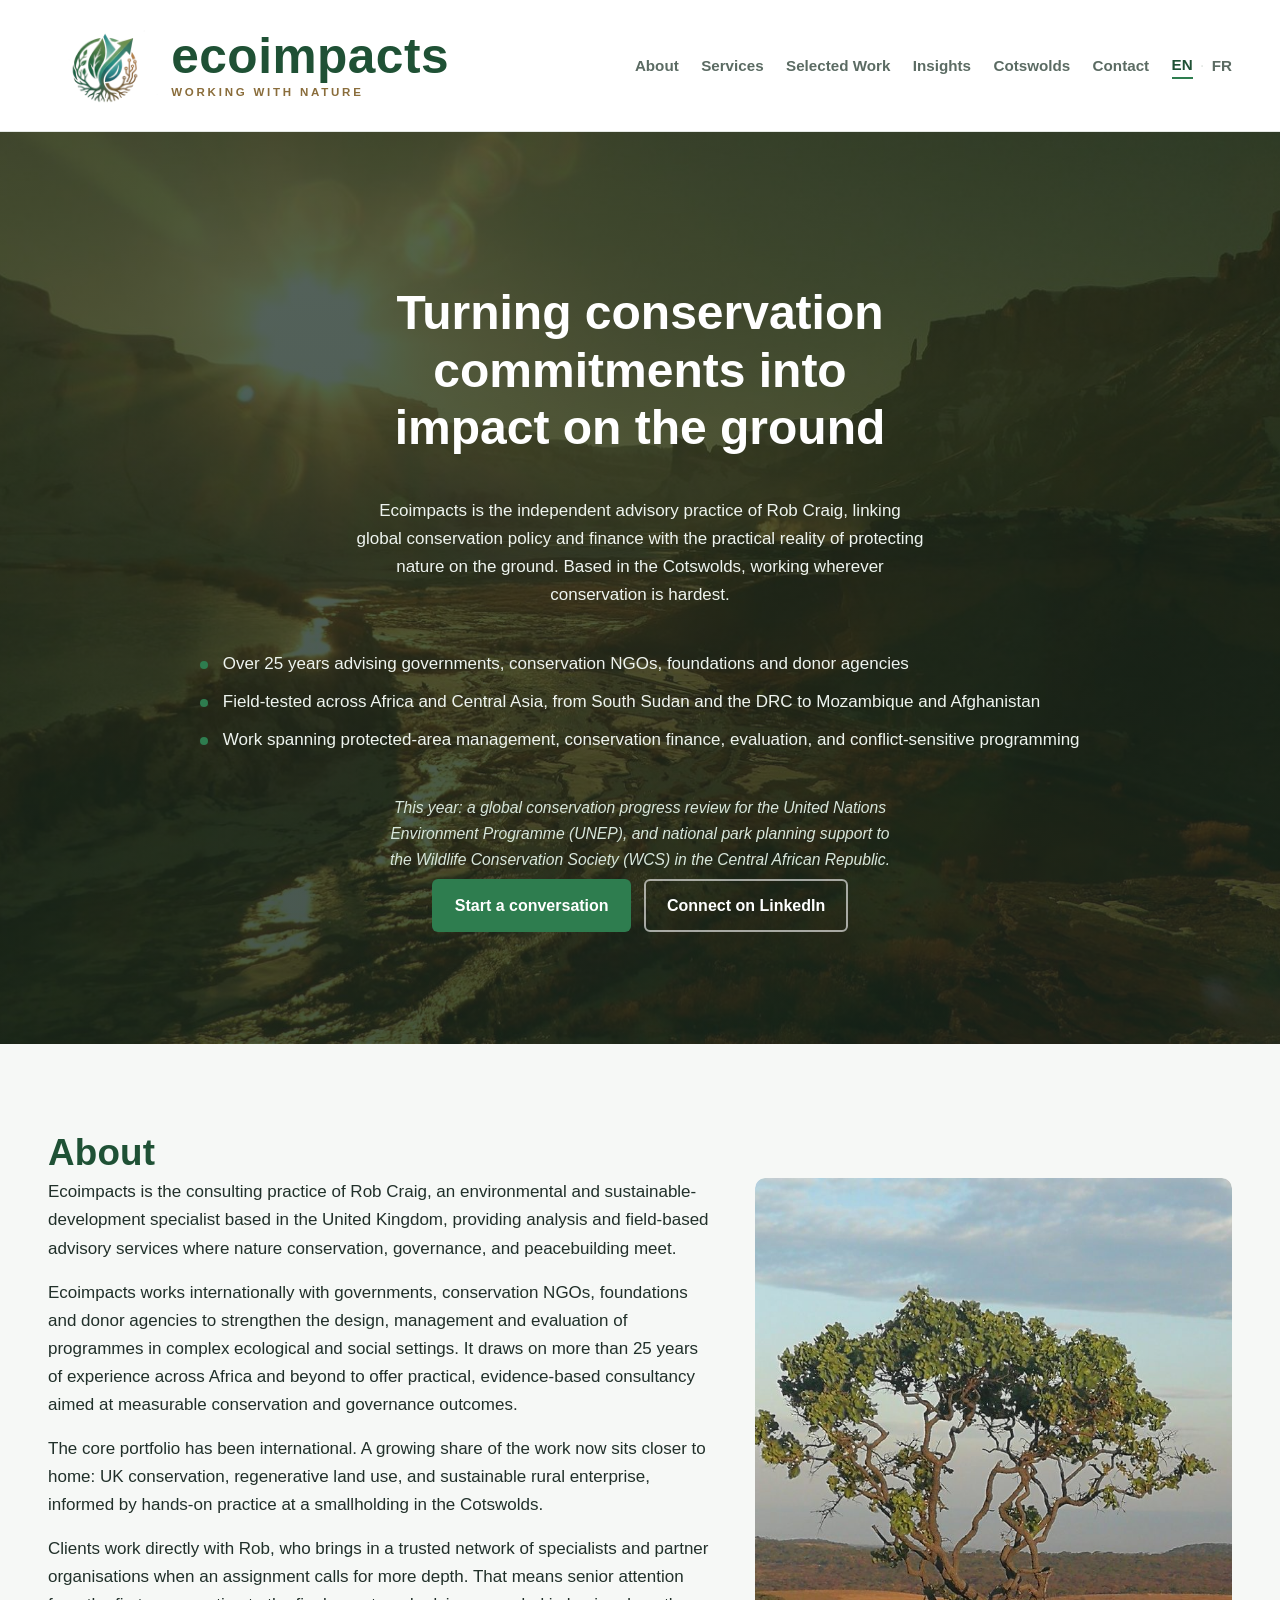
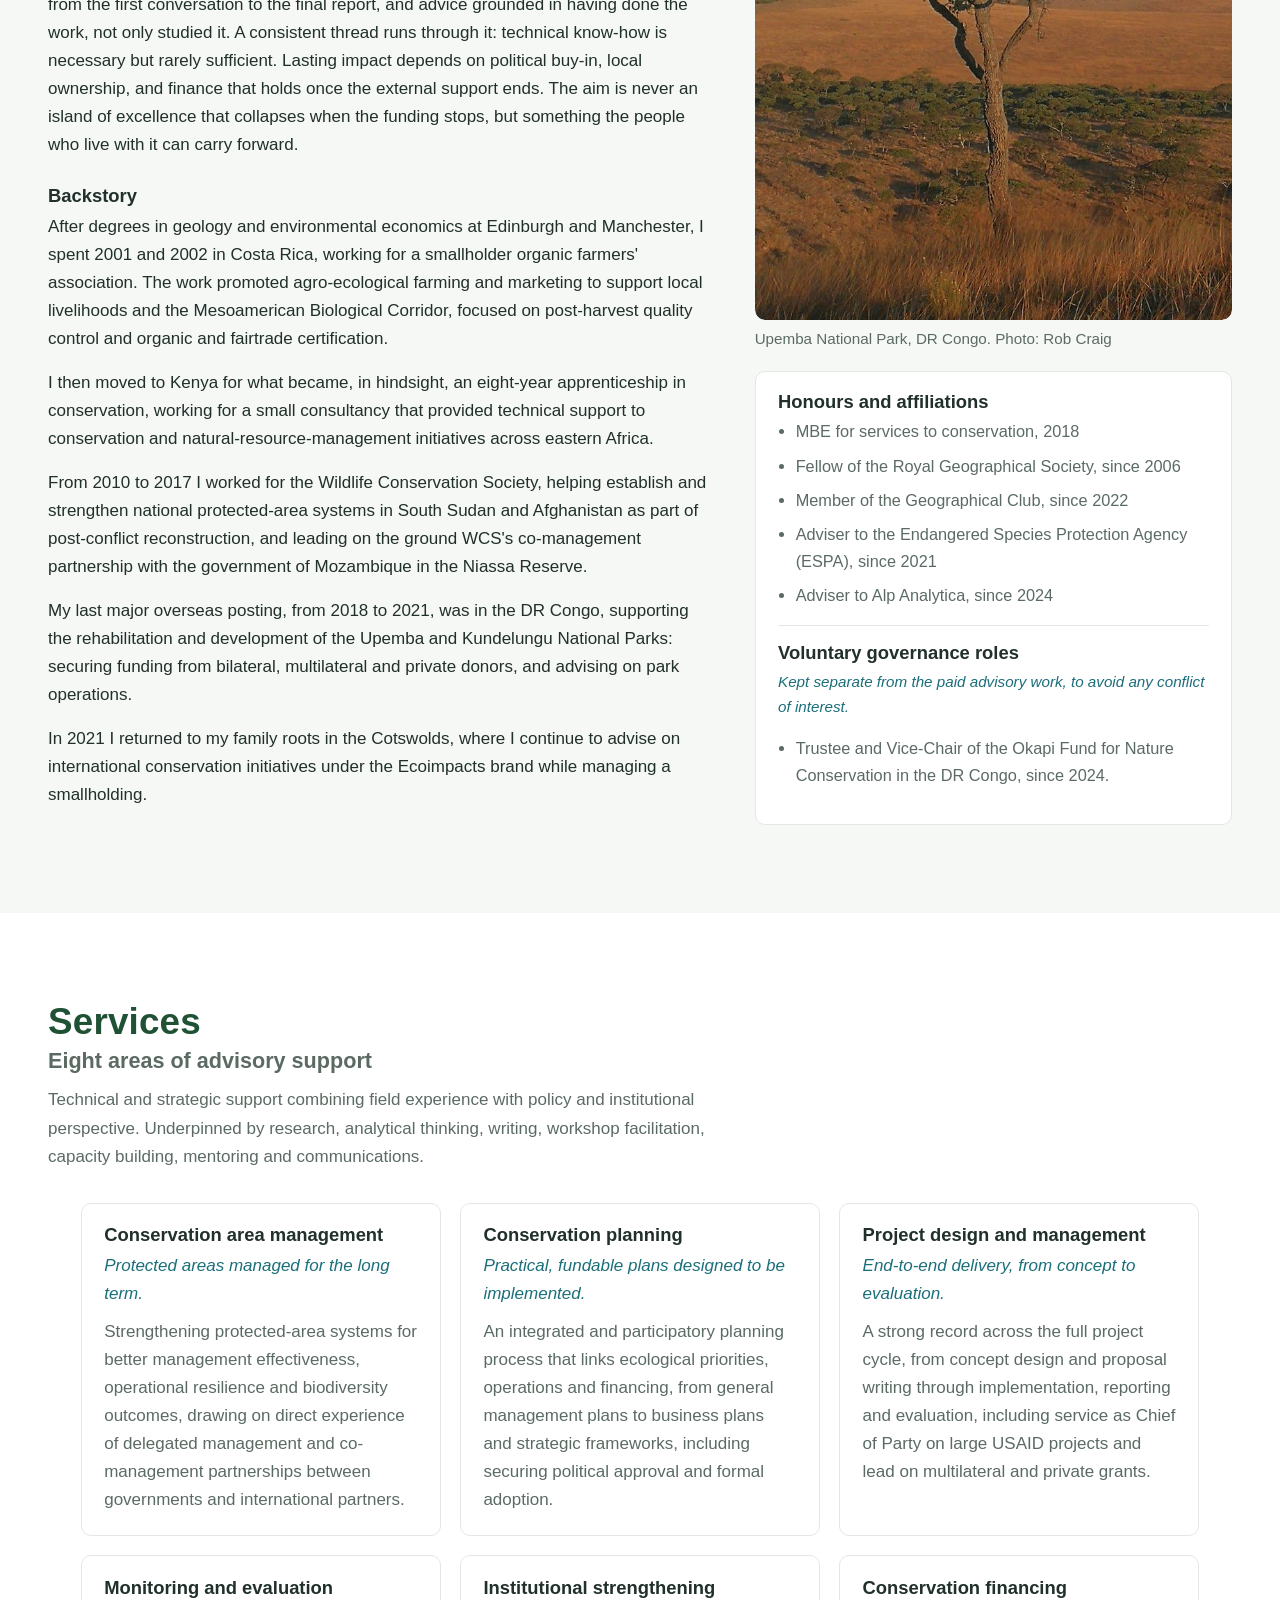
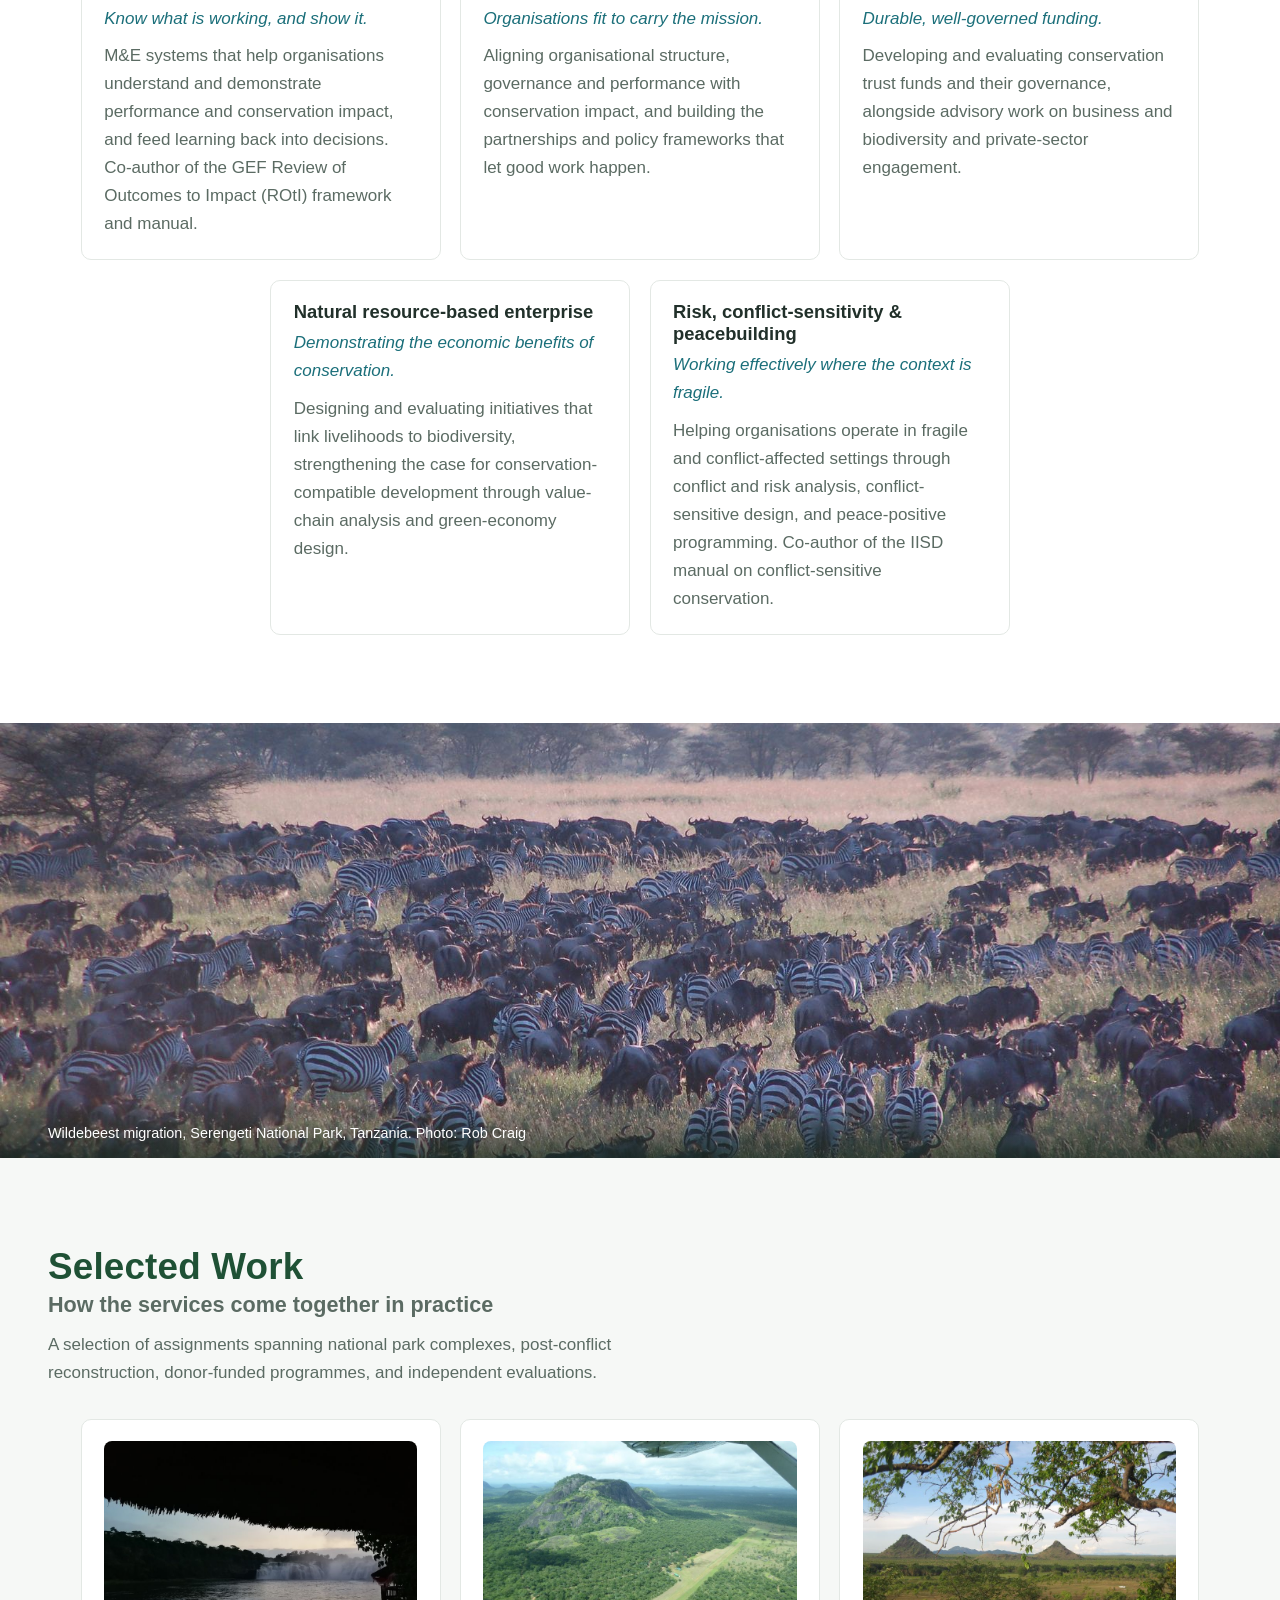
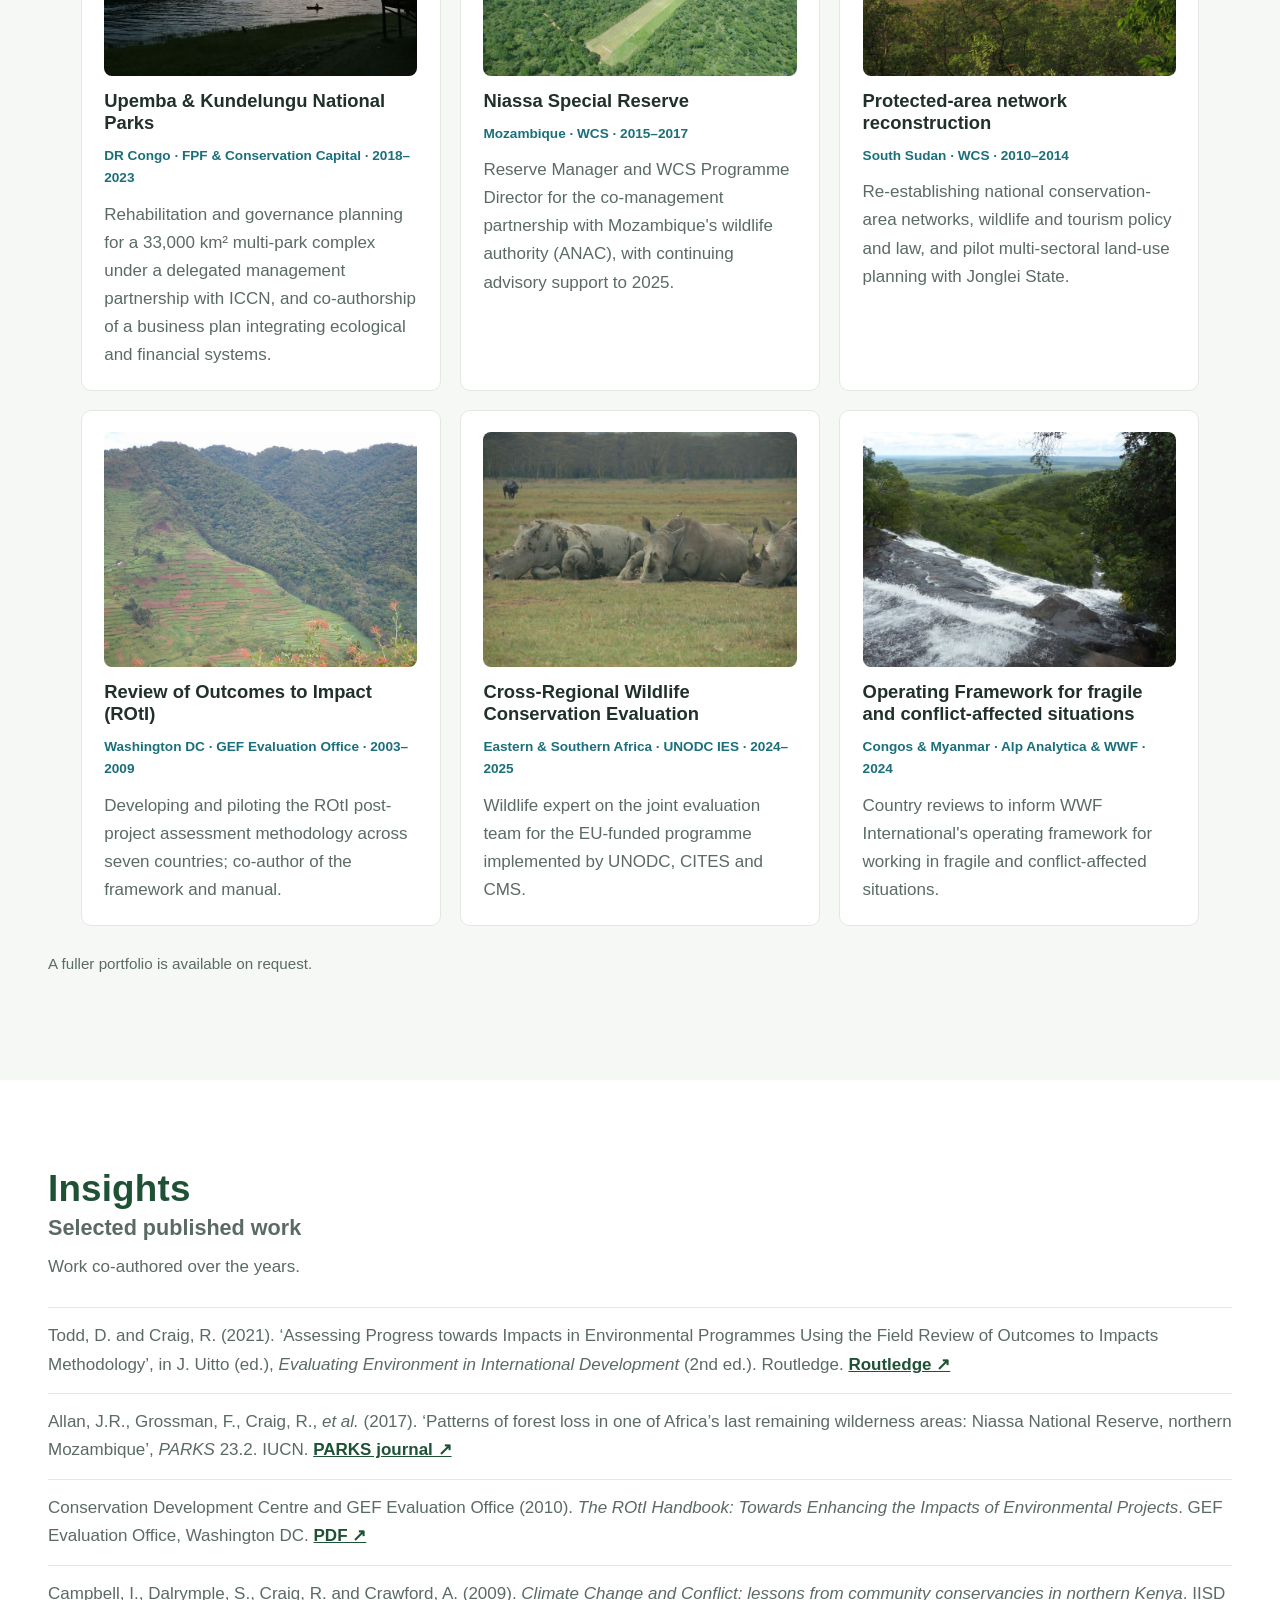
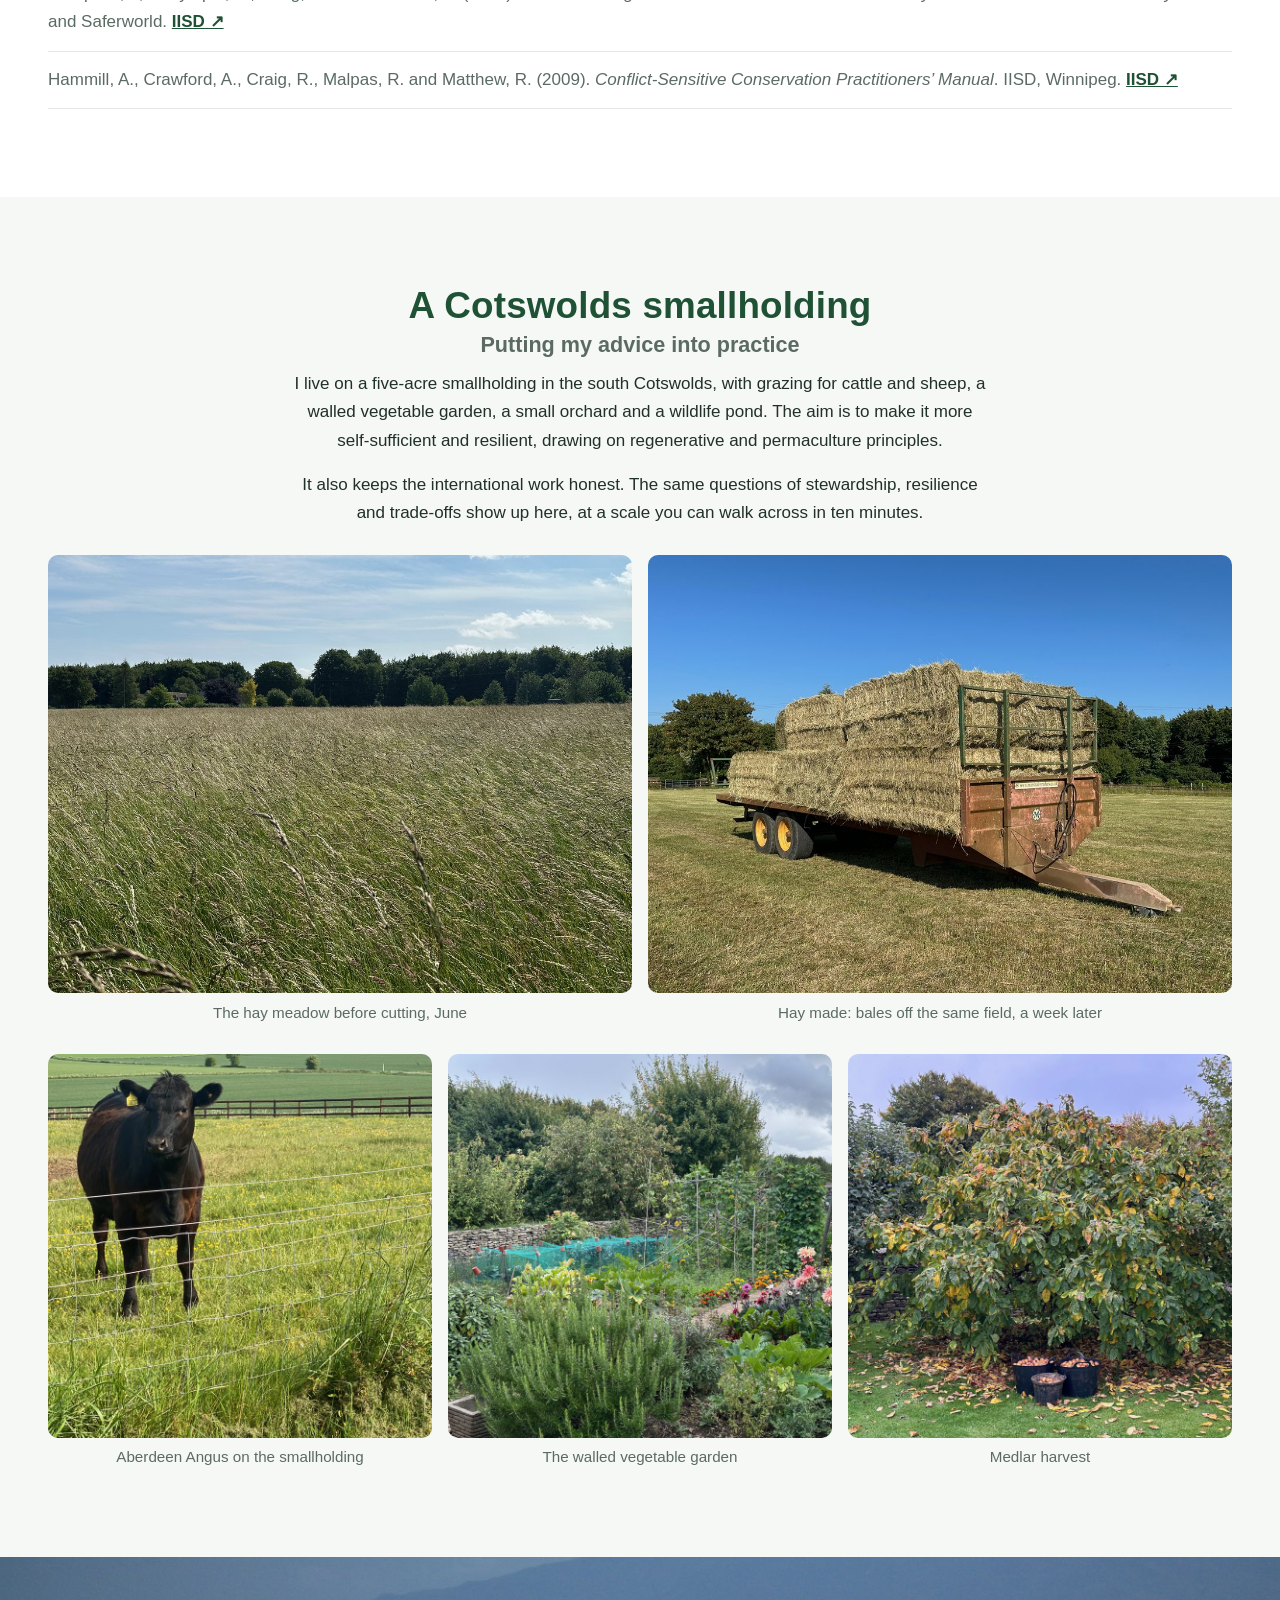
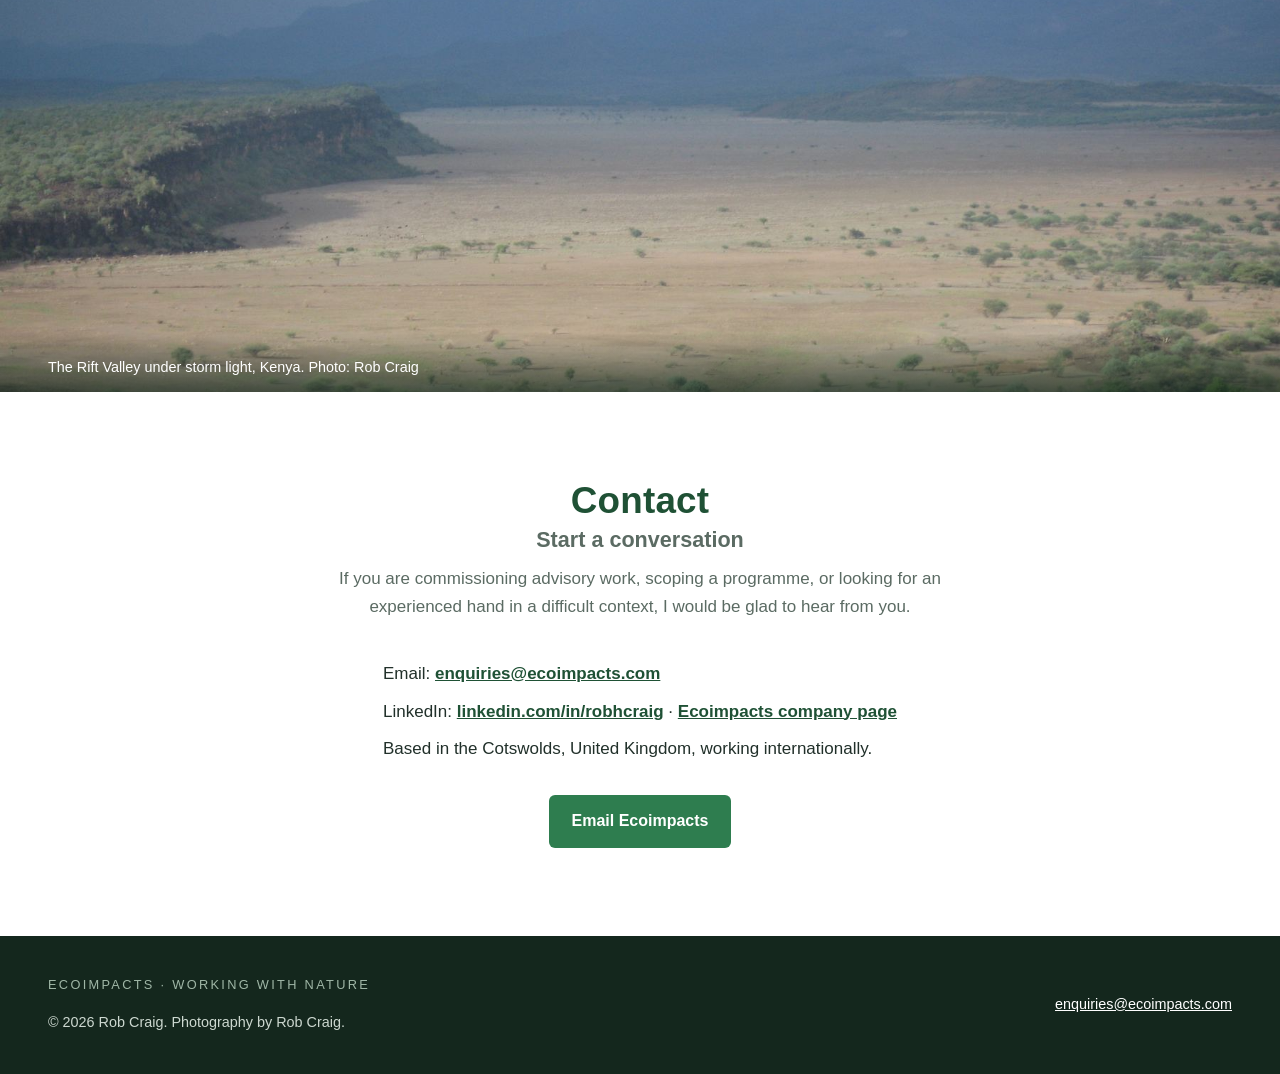
<file: index.html>
<!doctype html>
<html lang="en">
<head>
  <meta charset="utf-8">
  <meta name="viewport" content="width=device-width, initial-scale=1">
  <title>Ecoimpacts | Strategic Conservation Advisory</title>
  <meta name="description" content="Ecoimpacts is the independent advisory practice of Rob Craig, linking global conservation policy and finance with the practical reality of protecting nature on the ground. Based in the Cotswolds, working internationally.">
  <link rel="canonical" href="https://www.ecoimpacts.com/">

  <!-- Open Graph / social -->
  <meta property="og:title" content="Ecoimpacts | Strategic Conservation Advisory">
  <meta property="og:description" content="Independent conservation advisory: protected-area management, conservation finance, evaluation and conflict-sensitive programming.">
  <meta property="og:type" content="website">
  <meta property="og:url" content="https://www.ecoimpacts.com/">
  <meta property="og:image" content="https://www.ecoimpacts.com/assets/share-1200x630.png">
  <meta property="og:image:width" content="1200">
  <meta property="og:image:height" content="630">

  <!-- Favicons -->
  <link rel="icon" type="image/png" sizes="32x32" href="assets/favicon-32.png">
  <link rel="icon" type="image/png" sizes="16x16" href="assets/favicon-16.png">
  <link rel="apple-touch-icon" sizes="180x180" href="assets/apple-touch-icon.png">

  <link rel="stylesheet" href="styles.css">
</head>
<body>

  <!-- ===== Header ===== -->
  <header class="site-header">
    <nav class="nav" aria-label="Primary">
      <a class="nav__logo" href="#top" aria-label="Ecoimpacts home">
        <img src="assets/logo-mark-140.png" alt="" aria-hidden="true">
        <span class="nav__wordmark">ecoimpacts<small>working with nature</small></span>
      </a>
      <button class="nav__toggle" aria-label="Menu" aria-expanded="false">&#9776;</button>
      <ul class="nav__links" id="navlinks">
        <li><a href="#about">About</a></li>
        <li><a href="#services">Services</a></li>
        <li><a href="#work">Selected Work</a></li>
        <li><a href="#insights">Insights</a></li>
        <li><a href="#cotswolds">Cotswolds</a></li>
        <li><a href="#contact">Contact</a></li>
        <li class="lang"><a href="index.html" aria-current="page">EN</a><span>·</span><a href="index-fr.html">FR</a></li>
      </ul>
    </nav>
  </header>

  <main id="top">

    <!-- ===== Hero ===== -->
    <section class="hero" id="home" style="--hero-img:url('assets/images/hero.jpg');">
      <div class="wrap">
        <h1>Turning conservation commitments into impact on the ground</h1>
        <p>Ecoimpacts is the independent advisory practice of Rob Craig, linking global conservation policy and finance with the practical reality of protecting nature on the ground. Based in the Cotswolds, working wherever conservation is hardest.</p>
        <ul class="proof">
          <li>Over 25 years advising governments, conservation NGOs, foundations and donor agencies</li>
          <li>Field-tested across Africa and Central Asia, from South Sudan and the DRC to Mozambique and Afghanistan</li>
          <li>Work spanning protected-area management, conservation finance, evaluation, and conflict-sensitive programming</li>
        </ul>
        <p class="this-year">This year: a global conservation progress review for the United Nations Environment Programme (UNEP), and national park planning support to the Wildlife Conservation Society (WCS) in the Central African Republic.</p>
        <div class="btns">
          <a class="btn btn--primary" href="#contact">Start a conversation</a>
          <a class="btn btn--ghost" href="https://www.linkedin.com/company/ecoimpacts/" target="_blank" rel="noopener">Connect on LinkedIn</a>
        </div>
      </div>
    </section>

    <!-- ===== About ===== -->
    <section id="about">
      <div class="wrap">
        <p class="eyebrow">About</p>
        <div class="about-grid">
          <div>
            <p>Ecoimpacts is the consulting practice of Rob Craig, an environmental and sustainable-development specialist based in the United Kingdom, providing analysis and field-based advisory services where nature conservation, governance, and peacebuilding meet.</p>
            <p>Ecoimpacts works internationally with governments, conservation NGOs, foundations and donor agencies to strengthen the design, management and evaluation of programmes in complex ecological and social settings. It draws on more than 25 years of experience across Africa and beyond to offer practical, evidence-based consultancy aimed at measurable conservation and governance outcomes.</p>
            <p>The core portfolio has been international. A growing share of the work now sits closer to home: UK conservation, regenerative land use, and sustainable rural enterprise, informed by hands-on practice at a smallholding in the Cotswolds.</p>
            <p>Clients work directly with Rob, who brings in a trusted network of specialists and partner organisations when an assignment calls for more depth. That means senior attention from the first conversation to the final report, and advice grounded in having done the work, not only studied it. A consistent thread runs through it: technical know-how is necessary but rarely sufficient. Lasting impact depends on political buy-in, local ownership, and finance that holds once the external support ends. The aim is never an island of excellence that collapses when the funding stops, but something the people who live with it can carry forward.</p>

            <h3 style="margin-top:1.6rem;">Backstory</h3>
            <p>After degrees in geology and environmental economics at Edinburgh and Manchester, I spent 2001 and 2002 in Costa Rica, working for a smallholder organic farmers' association. The work promoted agro-ecological farming and marketing to support local livelihoods and the Mesoamerican Biological Corridor, focused on post-harvest quality control and organic and fairtrade certification.</p>
            <p>I then moved to Kenya for what became, in hindsight, an eight-year apprenticeship in conservation, working for a small consultancy that provided technical support to conservation and natural-resource-management initiatives across eastern Africa.</p>
            <p>From 2010 to 2017 I worked for the Wildlife Conservation Society, helping establish and strengthen national protected-area systems in South Sudan and Afghanistan as part of post-conflict reconstruction, and leading on the ground WCS's co-management partnership with the government of Mozambique in the Niassa Reserve.</p>
            <p>My last major overseas posting, from 2018 to 2021, was in the DR Congo, supporting the rehabilitation and development of the Upemba and Kundelungu National Parks: securing funding from bilateral, multilateral and private donors, and advising on park operations.</p>
            <p>In 2021 I returned to my family roots in the Cotswolds, where I continue to advise on international conservation initiatives under the Ecoimpacts brand while managing a smallholding.</p>
          </div>

          <aside>
            <figure style="margin:0 0 1.2rem;">
              <span class="photo-fill"><img src="assets/images/about.jpg" alt="A lone tree at dawn on the savanna of Upemba National Park, DR Congo"></span>
              <figcaption style="font-size:.95rem; color:var(--muted); margin-top:.4rem;">Upemba National Park, DR Congo. Photo: Rob Craig</figcaption>
            </figure>
            <div class="affil">
              <h3>Honours and affiliations</h3>
              <ul>
                <li>MBE for services to conservation, 2018</li>
                <li>Fellow of the Royal Geographical Society, since 2006</li>
                <li>Member of the Geographical Club, since 2022</li>
                <li>Adviser to the Endangered Species Protection Agency (ESPA), since 2021</li>
                <li>Adviser to Alp Analytica, since 2024</li>
              </ul>
              <div class="voluntary">
                <h3>Voluntary governance roles</h3>
                <p class="note">Kept separate from the paid advisory work, to avoid any conflict of interest.</p>
                <ul style="margin-top:.6rem;">
                  <li>Trustee and Vice-Chair of the Okapi Fund for Nature Conservation in the DR Congo, since 2024.</li>
                </ul>
              </div>
            </div>
          </aside>
        </div>
      </div>
    </section>

    <!-- ===== Services ===== -->
    <section id="services">
      <div class="wrap">
        <p class="eyebrow">Services</p>
        <h2>Eight areas of advisory support</h2>
        <p class="lead">Technical and strategic support combining field experience with policy and institutional perspective. Underpinned by research, analytical thinking, writing, workshop facilitation, capacity building, mentoring and communications.</p>
        <div class="grid grid--services">

          <div class="card">
            <h3>Conservation area management</h3>
            <p class="promise">Protected areas managed for the long term.</p>
            <p>Strengthening protected-area systems for better management effectiveness, operational resilience and biodiversity outcomes, drawing on direct experience of delegated management and co-management partnerships between governments and international partners.</p>
          </div>

          <div class="card">
            <h3>Conservation planning</h3>
            <p class="promise">Practical, fundable plans designed to be implemented.</p>
            <p>An integrated and participatory planning process that links ecological priorities, operations and financing, from general management plans to business plans and strategic frameworks, including securing political approval and formal adoption.</p>
          </div>

          <div class="card">
            <h3>Project design and management</h3>
            <p class="promise">End-to-end delivery, from concept to evaluation.</p>
            <p>A strong record across the full project cycle, from concept design and proposal writing through implementation, reporting and evaluation, including service as Chief of Party on large USAID projects and lead on multilateral and private grants.</p>
          </div>

          <div class="card">
            <h3>Monitoring and evaluation</h3>
            <p class="promise">Know what is working, and show it.</p>
            <p>M&amp;E systems that help organisations understand and demonstrate performance and conservation impact, and feed learning back into decisions. Co-author of the GEF Review of Outcomes to Impact (ROtI) framework and manual.</p>
          </div>

          <div class="card">
            <h3>Institutional strengthening</h3>
            <p class="promise">Organisations fit to carry the mission.</p>
            <p>Aligning organisational structure, governance and performance with conservation impact, and building the partnerships and policy frameworks that let good work happen.</p>
          </div>

          <div class="card">
            <h3>Conservation financing</h3>
            <p class="promise">Durable, well-governed funding.</p>
            <p>Developing and evaluating conservation trust funds and their governance, alongside advisory work on business and biodiversity and private-sector engagement.</p>
          </div>

          <div class="card">
            <h3>Natural resource-based enterprise</h3>
            <p class="promise">Demonstrating the economic benefits of conservation.</p>
            <p>Designing and evaluating initiatives that link livelihoods to biodiversity, strengthening the case for conservation-compatible development through value-chain analysis and green-economy design.</p>
          </div>

          <div class="card">
            <h3>Risk, conflict-sensitivity &amp; peacebuilding</h3>
            <p class="promise">Working effectively where the context is fragile.</p>
            <p>Helping organisations operate in fragile and conflict-affected settings through conflict and risk analysis, conflict-sensitive design, and peace-positive programming. Co-author of the IISD manual on conflict-sensitive conservation.</p>
          </div>

        </div>
      </div>
    </section>

    <figure class="band" style="--band:url('assets/images/band-serengeti.jpg');">
      <figcaption><span>Wildebeest migration, Serengeti National Park, Tanzania. Photo: Rob Craig</span></figcaption>
    </figure>

    <!-- ===== Selected Work ===== -->
    <section id="work">
      <div class="wrap">
        <p class="eyebrow">Selected Work</p>
        <h2>How the services come together in practice</h2>
        <p class="lead">A selection of assignments spanning national park complexes, post-conflict reconstruction, donor-funded programmes, and independent evaluations.</p>
        <div class="grid grid--work">

          <div class="card card--work">
            <img class="work-img" src="assets/images/work-drc.jpg" alt="Kiubo Falls, Upemba National Park, DR Congo">
            <p class="meta">DR Congo · FPF &amp; Conservation Capital · 2018–2023</p>
            <h3>Upemba &amp; Kundelungu National Parks</h3>
            <p>Rehabilitation and governance planning for a 33,000 km² multi-park complex under a delegated management partnership with ICCN, and co-authorship of a business plan integrating ecological and financial systems.</p>
          </div>

          <div class="card card--work">
            <img class="work-img" src="assets/images/work-niassa.jpg" alt="Aerial view of the Mbatamila headquarters and airstrip, Niassa Special Reserve, Mozambique">
            <p class="meta">Mozambique · WCS · 2015–2017</p>
            <h3>Niassa Special Reserve</h3>
            <p>Reserve Manager and WCS Programme Director for the co-management partnership with Mozambique's wildlife authority (ANAC), with continuing advisory support to 2025.</p>
          </div>

          <div class="card card--work">
            <img class="work-img" src="assets/images/work-sudan.jpg" alt="Nyat airstrip, Boma National Park, South Sudan">
            <p class="meta">South Sudan · WCS · 2010–2014</p>
            <h3>Protected-area network reconstruction</h3>
            <p>Re-establishing national conservation-area networks, wildlife and tourism policy and law, and pilot multi-sectoral land-use planning with Jonglei State.</p>
          </div>

          <div class="card card--work">
            <img class="work-img" src="assets/images/work-bwindi.jpg" alt="The forest boundary at Bwindi, Uganda, where farmland meets protected forest">
            <p class="meta">Washington DC · GEF Evaluation Office · 2003–2009</p>
            <h3>Review of Outcomes to Impact (ROtI)</h3>
            <p>Developing and piloting the ROtI post-project assessment methodology across seven countries; co-author of the framework and manual.</p>
          </div>

          <div class="card card--work">
            <img class="work-img" src="assets/images/work-rhino.jpg" alt="White rhinos at Lake Nakuru National Park, Kenya">
            <p class="meta">Eastern &amp; Southern Africa · UNODC IES · 2024–2025</p>
            <h3>Cross-Regional Wildlife Conservation Evaluation</h3>
            <p>Wildlife expert on the joint evaluation team for the EU-funded programme implemented by UNODC, CITES and CMS.</p>
          </div>

          <div class="card card--work">
            <img class="work-img" src="assets/images/work-masansa.jpg" alt="Masansa Falls, Kundelungu National Park, DR Congo">
            <p class="meta">Congos &amp; Myanmar · Alp Analytica &amp; WWF · 2024</p>
            <h3>Operating Framework for fragile and conflict-affected situations</h3>
            <p>Country reviews to inform WWF International's operating framework for working in fragile and conflict-affected situations.</p>
          </div>

        </div>
        <p style="margin-top:1.6rem; color:var(--muted); font-size:.95rem;">A fuller portfolio is available on request.</p>
      </div>
    </section>

    <!-- ===== Insights ===== -->
    <section id="insights">
      <div class="wrap">
        <p class="eyebrow">Insights</p>
        <h2>Selected published work</h2>
        <p class="lead">Work co-authored over the years.</p>
        <ul class="insights-list">
          <li>Todd, D. and Craig, R. (2021). &#x2018;Assessing Progress towards Impacts in Environmental Programmes Using the Field Review of Outcomes to Impacts Methodology&#x2019;, in J. Uitto (ed.), <em>Evaluating Environment in International Development</em> (2nd ed.). Routledge. <a href="https://www.routledge.com/Evaluating-Environment-in-International-Development/Uitto/p/book/9780367557119" target="_blank" rel="noopener">Routledge &#8599;</a></li>
          <li>Allan, J.R., Grossman, F., Craig, R., <em>et al.</em> (2017). &#x2018;Patterns of forest loss in one of Africa&#x2019;s last remaining wilderness areas: Niassa National Reserve, northern Mozambique&#x2019;, <em>PARKS</em> 23.2. IUCN. <a href="https://parksjournal.com/parks-23-2-november-2017/" target="_blank" rel="noopener">PARKS journal &#8599;</a></li>
          <li>Conservation Development Centre and GEF Evaluation Office (2010). <em>The ROtI Handbook: Towards Enhancing the Impacts of Environmental Projects</em>. GEF Evaluation Office, Washington DC. <a href="https://www.gefieo.org/sites/default/files/documents/ops4-m02-roti.pdf" target="_blank" rel="noopener">PDF &#8599;</a></li>
          <li>Campbell, I., Dalrymple, S., Craig, R. and Crawford, A. (2009). <em>Climate Change and Conflict: lessons from community conservancies in northern Kenya</em>. IISD and Saferworld. <a href="https://www.iisd.org/publications/climate-change-and-conflict-lessons-community-conservancies-northern-kenya" target="_blank" rel="noopener">IISD &#8599;</a></li>
          <li>Hammill, A., Crawford, A., Craig, R., Malpas, R. and Matthew, R. (2009). <em>Conflict-Sensitive Conservation Practitioners&#x2019; Manual</em>. IISD, Winnipeg. <a href="https://www.iisd.org/publications/conflict-sensitive-conservation-practitioners-manual" target="_blank" rel="noopener">IISD &#8599;</a></li>
        </ul>
      </div>
    </section>

    <!-- ===== Cotswolds ===== -->
    <section id="cotswolds">
      <div class="wrap">
        <p class="eyebrow">A Cotswolds smallholding</p>
        <h2>Putting my advice into practice</h2>
        <p>I live on a five-acre smallholding in the south Cotswolds, with grazing for cattle and sheep, a walled vegetable garden, a small orchard and a wildlife pond. The aim is to make it more self-sufficient and resilient, drawing on regenerative and permaculture principles.</p>
        <p>It also keeps the international work honest. The same questions of stewardship, resilience and trade-offs show up here, at a scale you can walk across in ten minutes.</p>
        <div class="photo-pair">
          <figure>
            <img src="assets/images/field-before.jpg" alt="The hay meadow in full tall grass before cutting">
            <figcaption>The hay meadow before cutting, June</figcaption>
          </figure>
          <figure>
            <img src="assets/images/field-after.jpg" alt="A trailer loaded with hay bales on the cut field">
            <figcaption>Hay made: bales off the same field, a week later</figcaption>
          </figure>
        </div>
        <div class="photo-grid">
          <figure>
            <img src="assets/images/cotswold-1.jpg" alt="An Aberdeen Angus in the field, with the Cotswold landscape beyond">
            <figcaption>Aberdeen Angus on the smallholding</figcaption>
          </figure>
          <figure>
            <img src="assets/images/cotswold-2.jpg" alt="The walled vegetable garden in late summer">
            <figcaption>The walled vegetable garden</figcaption>
          </figure>
          <figure>
            <img src="assets/images/cotswold-3.jpg" alt="The medlar tree with baskets of harvested fruit beneath">
            <figcaption>Medlar harvest</figcaption>
          </figure>
        </div>
      </div>
    </section>

    <figure class="band" style="--band:url('assets/images/band-rift.jpg');">
      <figcaption><span>The Rift Valley under storm light, Kenya. Photo: Rob Craig</span></figcaption>
    </figure>

    <!-- ===== Contact ===== -->
    <section id="contact">
      <div class="wrap">
        <p class="eyebrow">Contact</p>
        <h2>Start a conversation</h2>
        <p class="lead">If you are commissioning advisory work, scoping a programme, or looking for an experienced hand in a difficult context, I would be glad to hear from you.</p>
        <ul class="contact-list">
          <li>Email: <a href="mailto:enquiries@ecoimpacts.com">enquiries@ecoimpacts.com</a></li>
          <li>LinkedIn: <a href="https://www.linkedin.com/in/robhcraig/" target="_blank" rel="noopener">linkedin.com/in/robhcraig</a> · <a href="https://www.linkedin.com/company/ecoimpacts/" target="_blank" rel="noopener">Ecoimpacts company page</a></li>
          <li>Based in the Cotswolds, United Kingdom, working internationally.</li>
        </ul>
        <div class="btns" style="margin-top:1.4rem;">
          <a class="btn btn--primary" href="mailto:enquiries@ecoimpacts.com">Email Ecoimpacts</a>
        </div>
      </div>
    </section>

  </main>

  <!-- ===== Footer ===== -->
  <footer class="site-footer">
    <div class="wrap foot-flex">
      <div>
        <p class="strap">Ecoimpacts&nbsp;&#183;&nbsp;working with nature</p>
        <p style="margin:.4rem 0 0;">&copy; <span id="yr"></span> Rob Craig. Photography by Rob Craig.</p>
      </div>
      <div>
        <a href="mailto:enquiries@ecoimpacts.com">enquiries@ecoimpacts.com</a>
      </div>
    </div>
  </footer>

  <script>
    // Mobile nav toggle
    var toggle = document.querySelector('.nav__toggle');
    var links = document.getElementById('navlinks');
    toggle.addEventListener('click', function () {
      var open = links.classList.toggle('open');
      toggle.setAttribute('aria-expanded', open ? 'true' : 'false');
    });
    links.addEventListener('click', function (e) {
      if (e.target.tagName === 'A') links.classList.remove('open');
    });
    // Year
    document.getElementById('yr').textContent = new Date().getFullYear();
  </script>

</body>
</html>
</file>
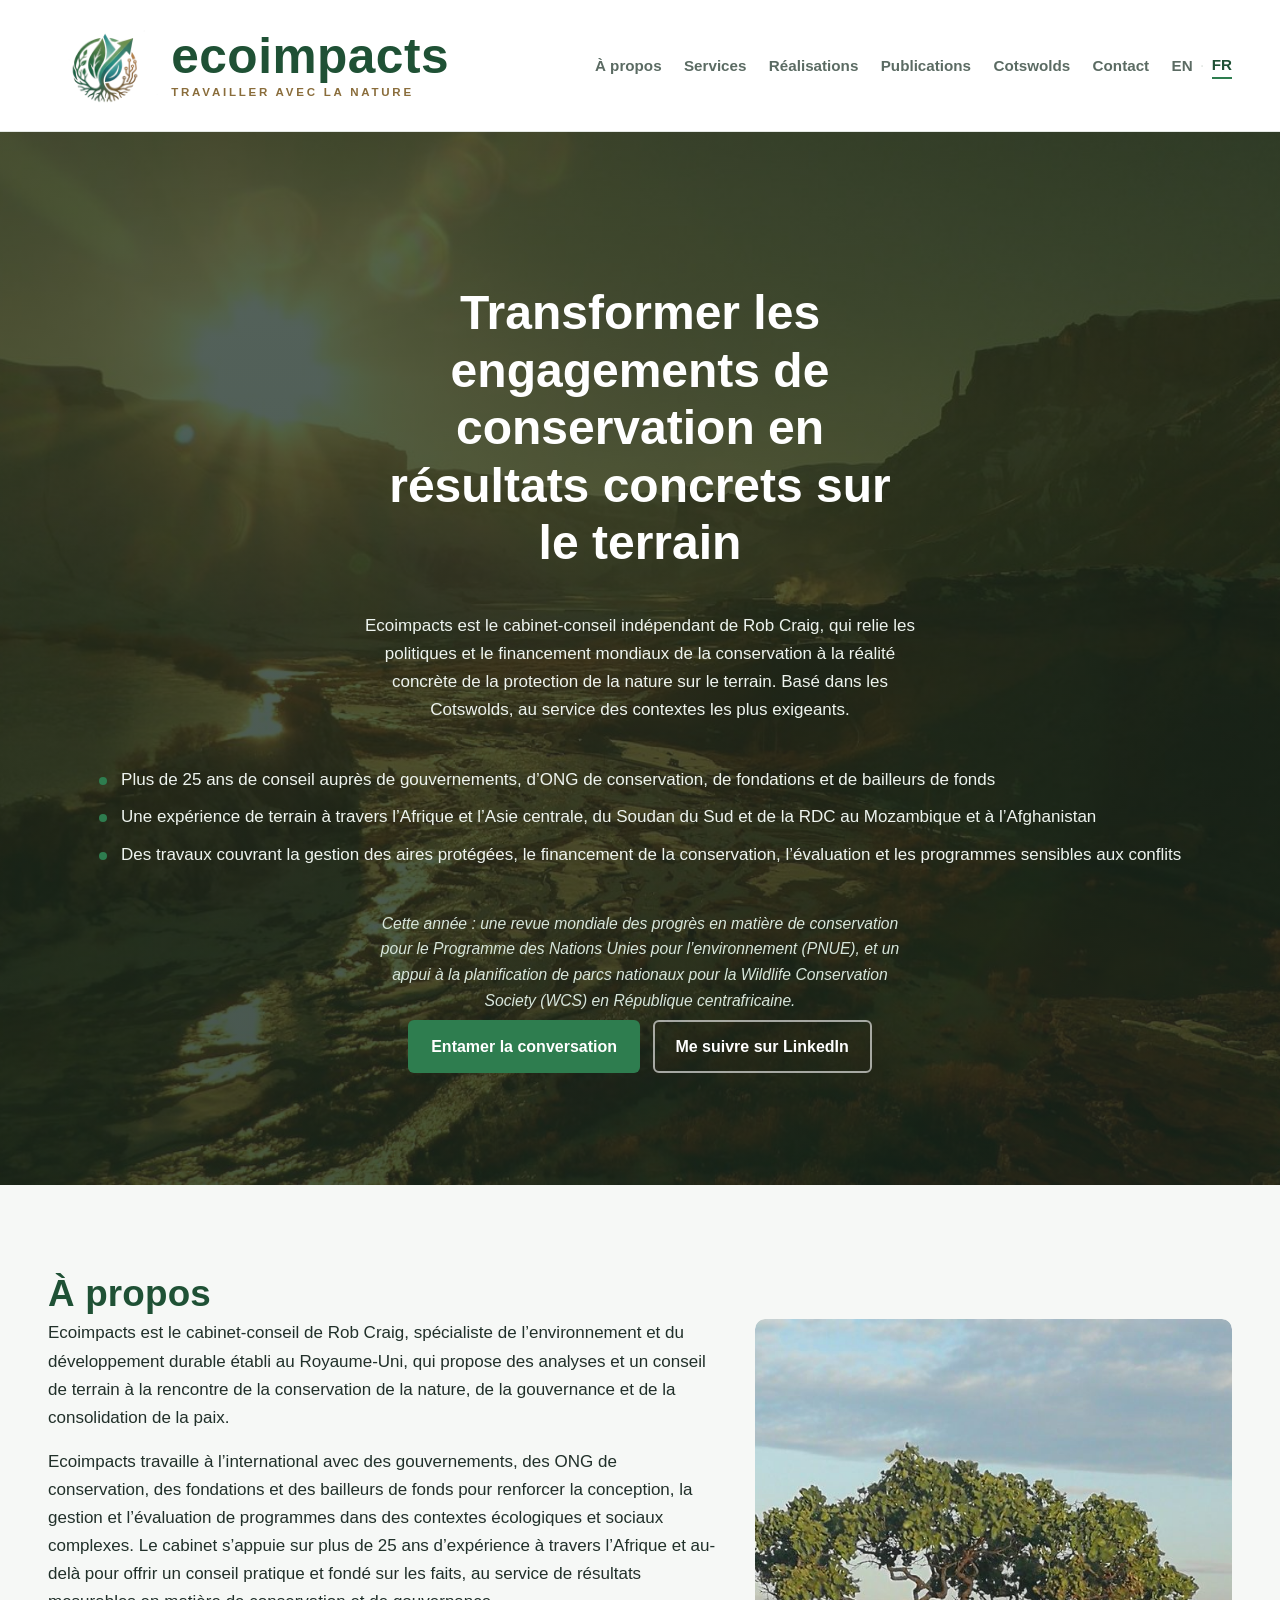
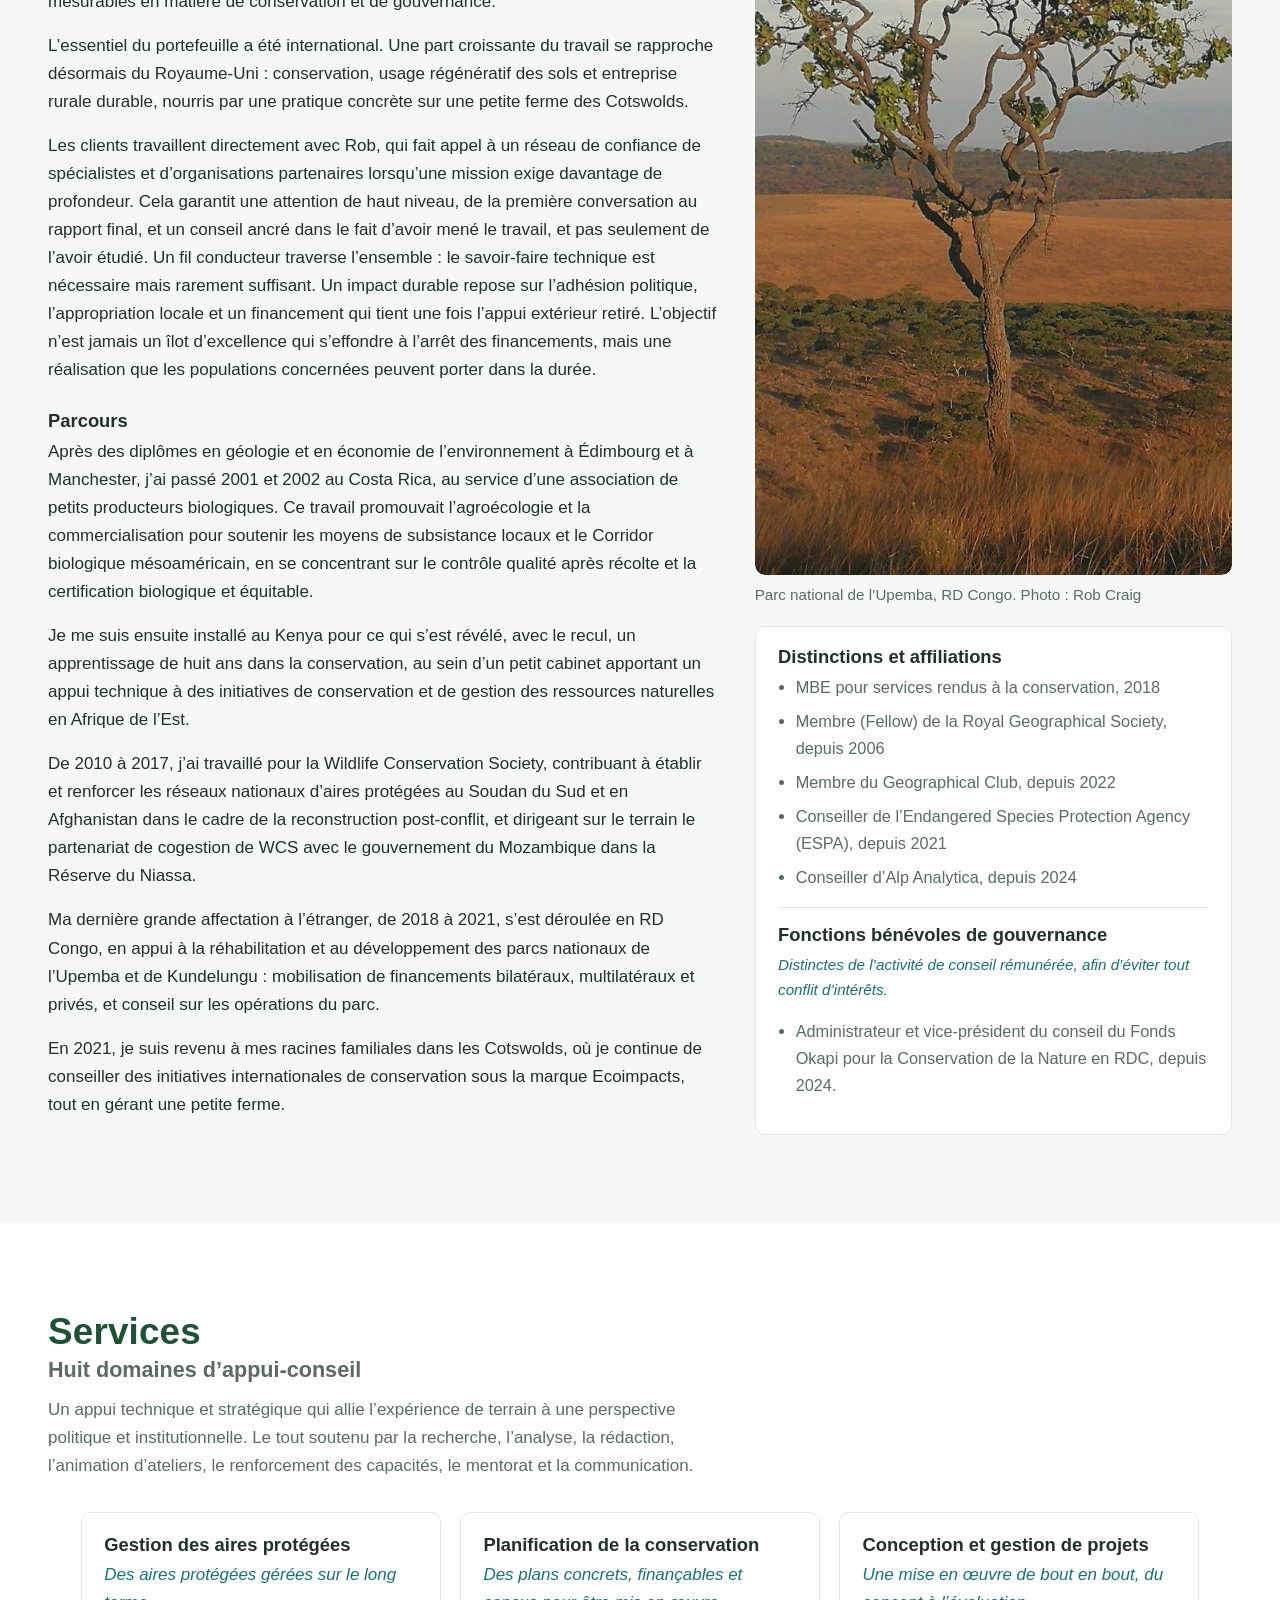
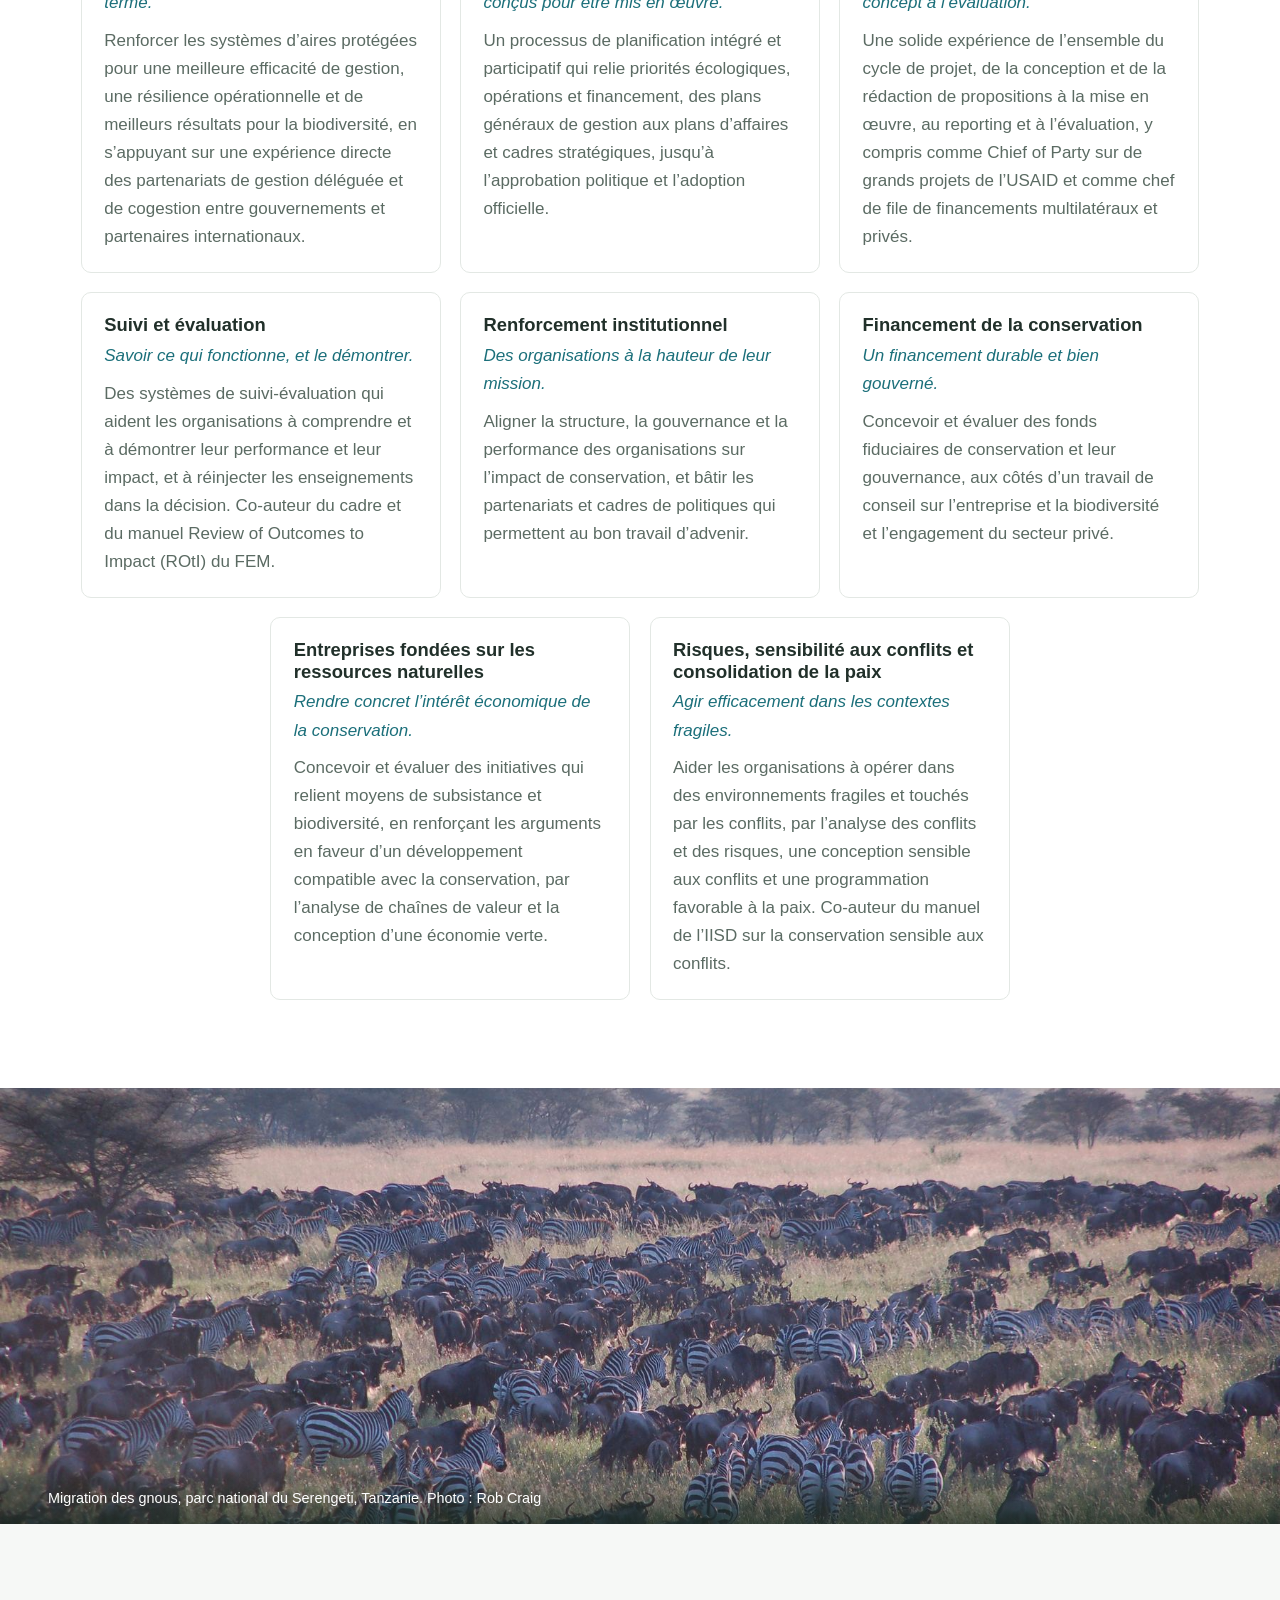
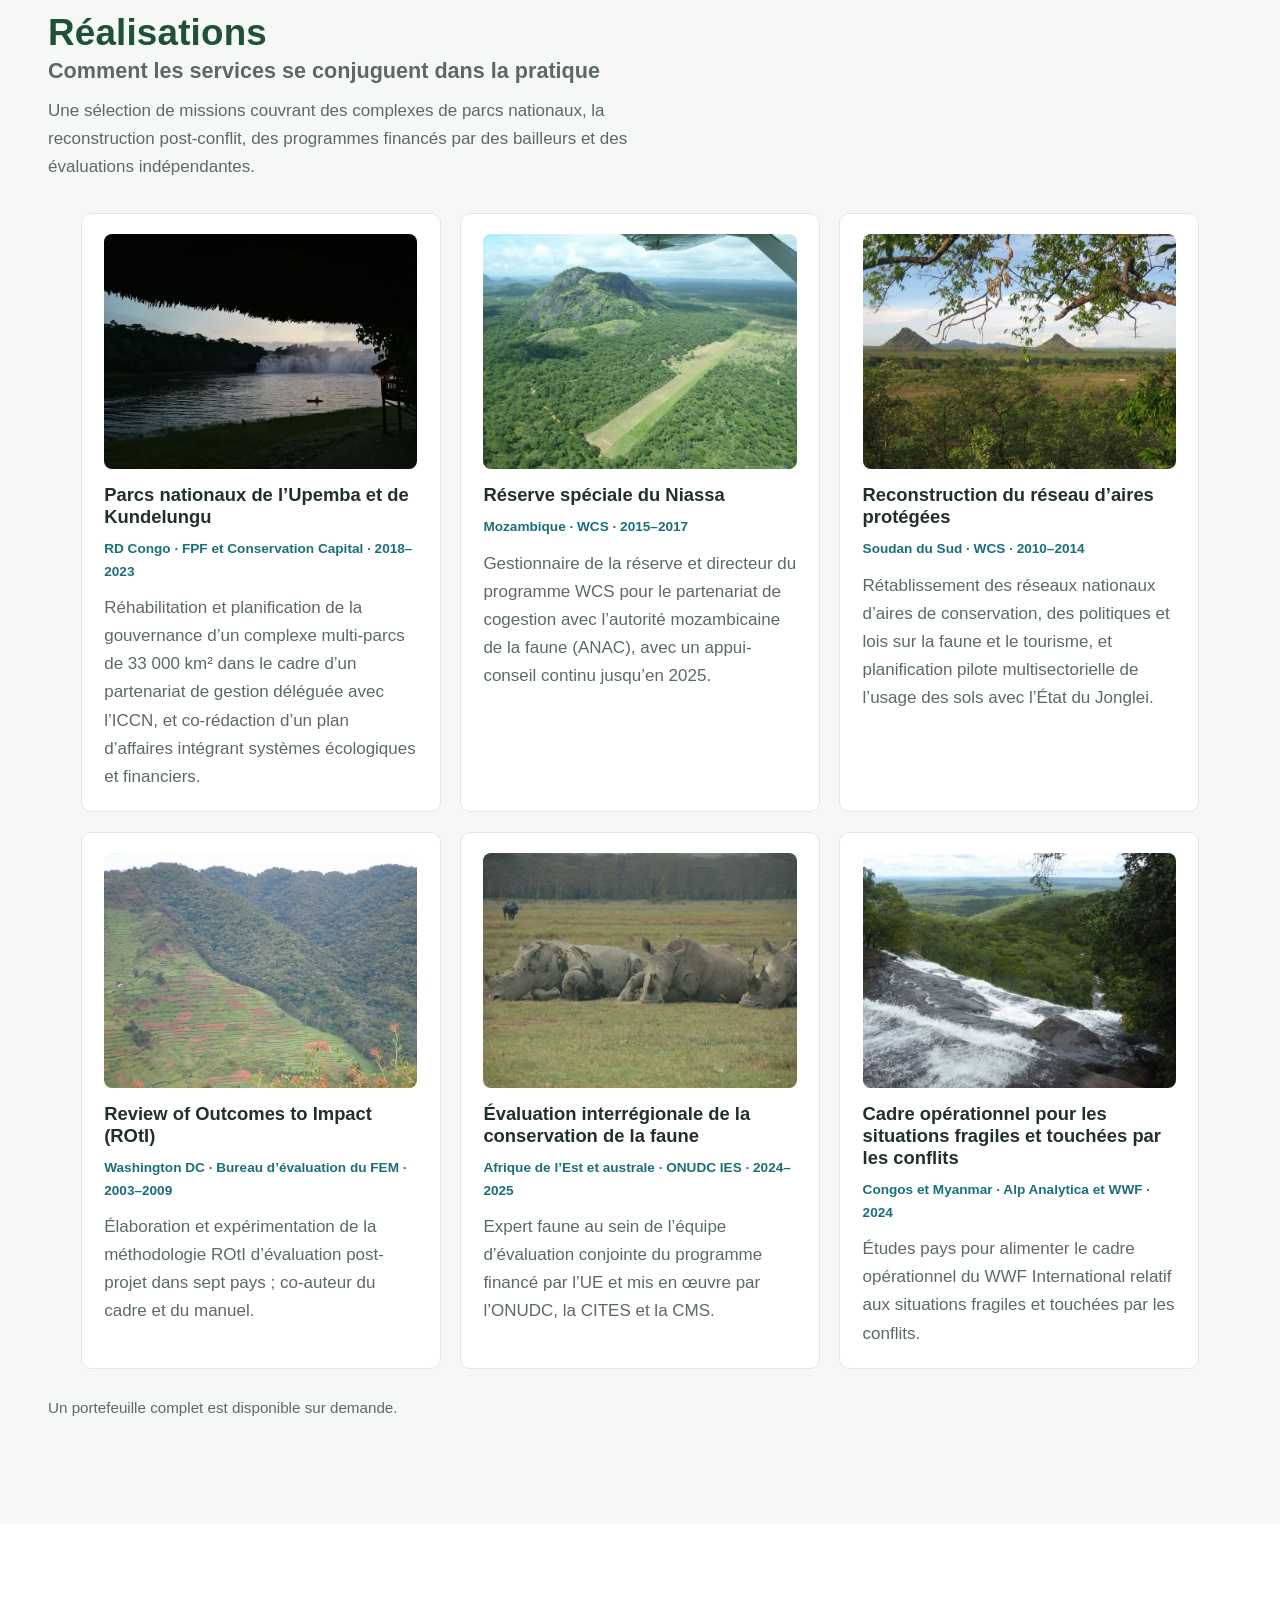
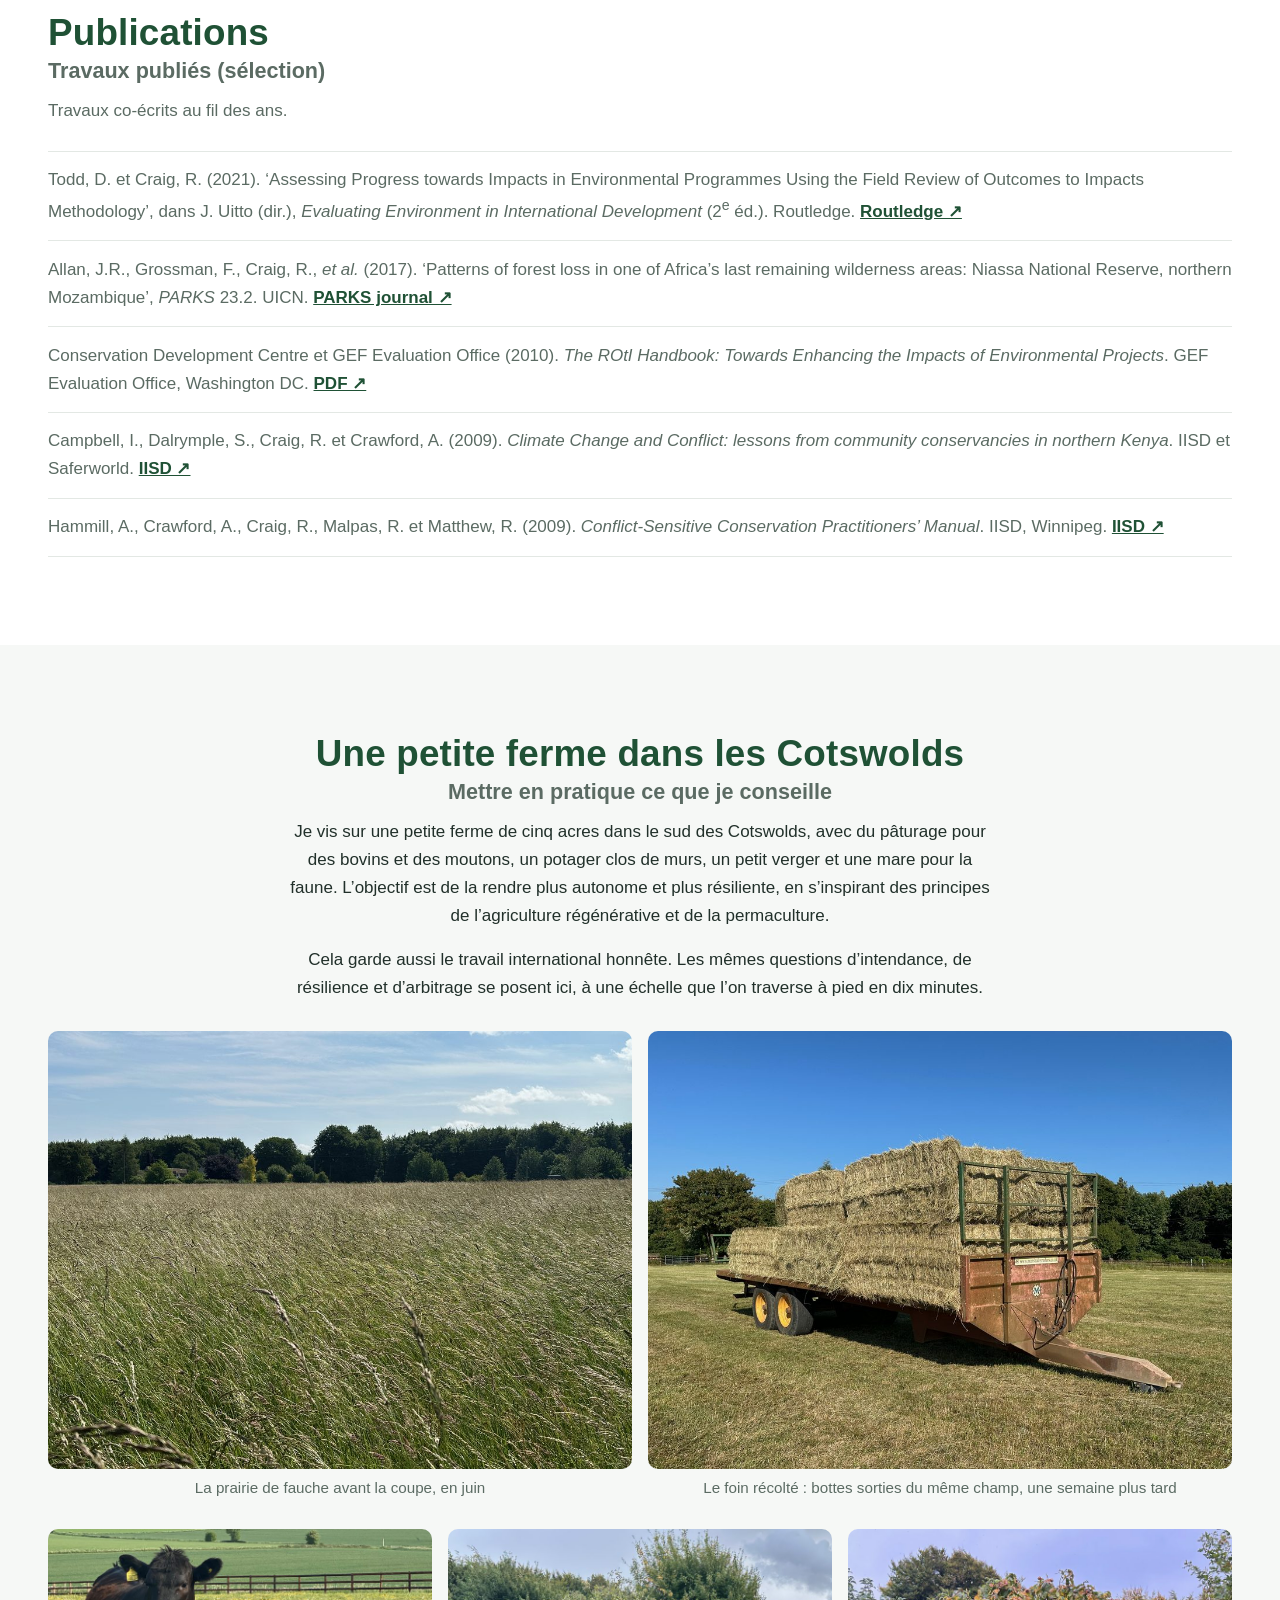
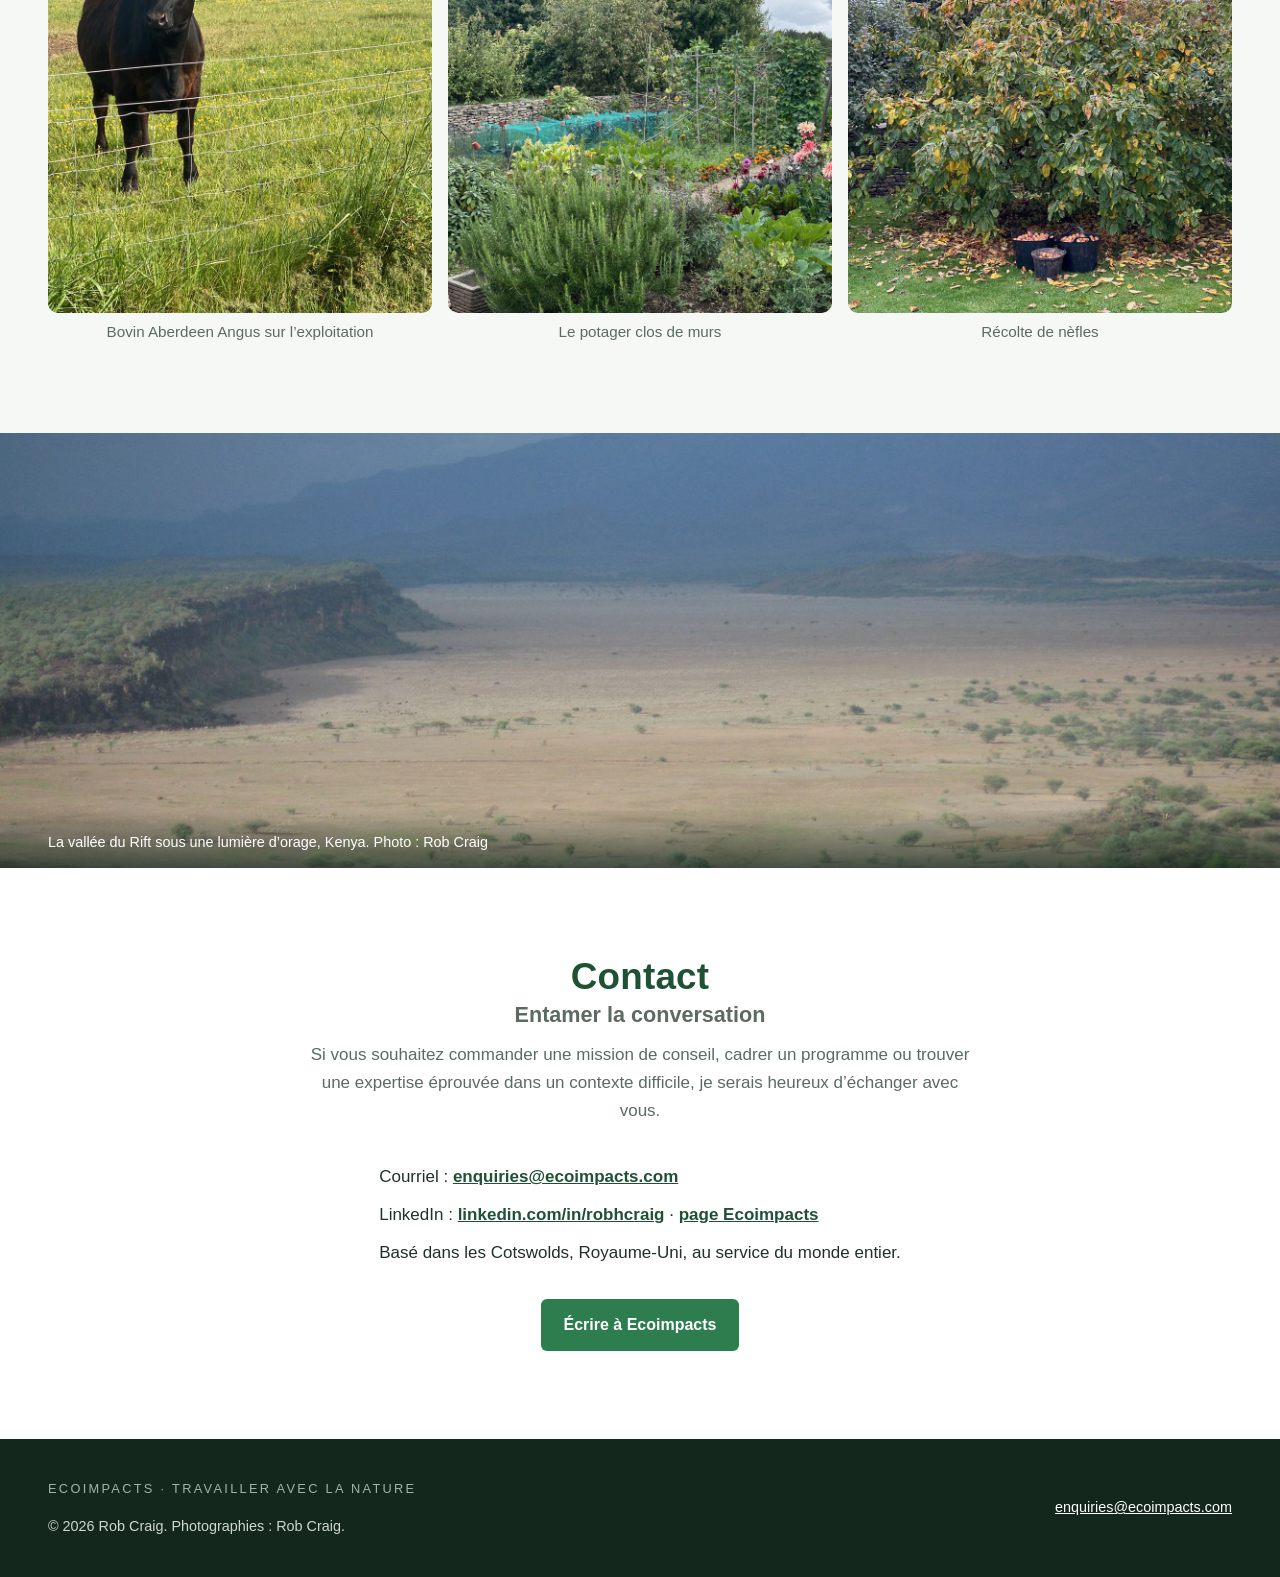
<file: index-fr.html>
<!doctype html>
<html lang="fr">
<head>
  <meta charset="utf-8">
  <meta name="viewport" content="width=device-width, initial-scale=1">
  <title>Ecoimpacts | Conseil stratégique en conservation</title>
  <meta name="description" content="Ecoimpacts est le cabinet-conseil indépendant de Rob Craig, reliant les politiques et le financement mondiaux de la conservation à la réalité du terrain. Basé dans les Cotswolds, au service du monde entier.">
  <link rel="canonical" href="https://www.ecoimpacts.com/index-fr.html">
  <meta property="og:title" content="Ecoimpacts | Conseil stratégique en conservation">
  <meta property="og:description" content="Conseil indépendant en conservation : gestion des aires protégées, financement, évaluation et programmes sensibles aux conflits.">
  <meta property="og:type" content="website">
  <meta property="og:url" content="https://www.ecoimpacts.com/index-fr.html">
  <meta property="og:image" content="https://www.ecoimpacts.com/assets/share-1200x630.png">
  <meta property="og:image:width" content="1200">
  <meta property="og:image:height" content="630">
  <link rel="icon" type="image/png" sizes="32x32" href="assets/favicon-32.png">
  <link rel="icon" type="image/png" sizes="16x16" href="assets/favicon-16.png">
  <link rel="apple-touch-icon" sizes="180x180" href="assets/apple-touch-icon.png">
  <link rel="stylesheet" href="styles.css">
</head>
<body>
  <!-- ===== En-tête ===== -->
  <header class="site-header">
    <nav class="nav" aria-label="Principal">
      <a class="nav__logo" href="#top" aria-label="Accueil Ecoimpacts">
        <img src="assets/logo-mark-140.png" alt="" aria-hidden="true">
        <span class="nav__wordmark">ecoimpacts<small>travailler avec la nature</small></span>
      </a>
      <button class="nav__toggle" aria-label="Menu" aria-expanded="false">&#9776;</button>
      <ul class="nav__links" id="navlinks">
        <li><a href="#about">À propos</a></li>
        <li><a href="#services">Services</a></li>
        <li><a href="#work">Réalisations</a></li>
        <li><a href="#insights">Publications</a></li>
        <li><a href="#cotswolds">Cotswolds</a></li>
        <li><a href="#contact">Contact</a></li>
        <li class="lang"><a href="index.html">EN</a><span>·</span><a href="index-fr.html" aria-current="page">FR</a></li>
      </ul>
    </nav>
  </header>
  <main id="top">
    <!-- ===== Bannière ===== -->
    <section class="hero" id="home" style="--hero-img:url('assets/images/hero.jpg');">
      <div class="wrap">
        <h1>Transformer les engagements de conservation en résultats concrets sur le terrain</h1>
        <p>Ecoimpacts est le cabinet-conseil indépendant de Rob Craig, qui relie les politiques et le financement mondiaux de la conservation à la réalité concrète de la protection de la nature sur le terrain. Basé dans les Cotswolds, au service des contextes les plus exigeants.</p>
        <ul class="proof">
          <li>Plus de 25 ans de conseil auprès de gouvernements, d&#x2019;ONG de conservation, de fondations et de bailleurs de fonds</li>
          <li>Une expérience de terrain à travers l&#x2019;Afrique et l&#x2019;Asie centrale, du Soudan du Sud et de la RDC au Mozambique et à l&#x2019;Afghanistan</li>
          <li>Des travaux couvrant la gestion des aires protégées, le financement de la conservation, l&#x2019;évaluation et les programmes sensibles aux conflits</li>
        </ul>
        <p class="this-year">Cette année : une revue mondiale des progrès en matière de conservation pour le Programme des Nations Unies pour l&#x2019;environnement (PNUE), et un appui à la planification de parcs nationaux pour la Wildlife Conservation Society (WCS) en République centrafricaine.</p>
        <div class="btns">
          <a class="btn btn--primary" href="#contact">Entamer la conversation</a>
          <a class="btn btn--ghost" href="https://www.linkedin.com/company/ecoimpacts/" target="_blank" rel="noopener">Me suivre sur LinkedIn</a>
        </div>
      </div>
    </section>
    <!-- ===== À propos ===== -->
    <section id="about">
      <div class="wrap">
        <p class="eyebrow">À propos</p>
        <div class="about-grid">
          <div>
            <p>Ecoimpacts est le cabinet-conseil de Rob Craig, spécialiste de l&#x2019;environnement et du développement durable établi au Royaume-Uni, qui propose des analyses et un conseil de terrain à la rencontre de la conservation de la nature, de la gouvernance et de la consolidation de la paix.</p>
            <p>Ecoimpacts travaille à l&#x2019;international avec des gouvernements, des ONG de conservation, des fondations et des bailleurs de fonds pour renforcer la conception, la gestion et l&#x2019;évaluation de programmes dans des contextes écologiques et sociaux complexes. Le cabinet s&#x2019;appuie sur plus de 25 ans d&#x2019;expérience à travers l&#x2019;Afrique et au-delà pour offrir un conseil pratique et fondé sur les faits, au service de résultats mesurables en matière de conservation et de gouvernance.</p>
            <p>L&#x2019;essentiel du portefeuille a été international. Une part croissante du travail se rapproche désormais du Royaume-Uni : conservation, usage régénératif des sols et entreprise rurale durable, nourris par une pratique concrète sur une petite ferme des Cotswolds.</p>
            <p>Les clients travaillent directement avec Rob, qui fait appel à un réseau de confiance de spécialistes et d&#x2019;organisations partenaires lorsqu&#x2019;une mission exige davantage de profondeur. Cela garantit une attention de haut niveau, de la première conversation au rapport final, et un conseil ancré dans le fait d&#x2019;avoir mené le travail, et pas seulement de l&#x2019;avoir étudié. Un fil conducteur traverse l&#x2019;ensemble : le savoir-faire technique est nécessaire mais rarement suffisant. Un impact durable repose sur l&#x2019;adhésion politique, l&#x2019;appropriation locale et un financement qui tient une fois l&#x2019;appui extérieur retiré. L&#x2019;objectif n&#x2019;est jamais un îlot d&#x2019;excellence qui s&#x2019;effondre à l&#x2019;arrêt des financements, mais une réalisation que les populations concernées peuvent porter dans la durée.</p>
            <h3 style="margin-top:1.6rem;">Parcours</h3>
            <p>Après des diplômes en géologie et en économie de l&#x2019;environnement à Édimbourg et à Manchester, j&#x2019;ai passé 2001 et 2002 au Costa Rica, au service d&#x2019;une association de petits producteurs biologiques. Ce travail promouvait l&#x2019;agroécologie et la commercialisation pour soutenir les moyens de subsistance locaux et le Corridor biologique mésoaméricain, en se concentrant sur le contrôle qualité après récolte et la certification biologique et équitable.</p>
            <p>Je me suis ensuite installé au Kenya pour ce qui s&#x2019;est révélé, avec le recul, un apprentissage de huit ans dans la conservation, au sein d&#x2019;un petit cabinet apportant un appui technique à des initiatives de conservation et de gestion des ressources naturelles en Afrique de l&#x2019;Est.</p>
            <p>De 2010 à 2017, j&#x2019;ai travaillé pour la Wildlife Conservation Society, contribuant à établir et renforcer les réseaux nationaux d&#x2019;aires protégées au Soudan du Sud et en Afghanistan dans le cadre de la reconstruction post-conflit, et dirigeant sur le terrain le partenariat de cogestion de WCS avec le gouvernement du Mozambique dans la Réserve du Niassa.</p>
            <p>Ma dernière grande affectation à l&#x2019;étranger, de 2018 à 2021, s&#x2019;est déroulée en RD Congo, en appui à la réhabilitation et au développement des parcs nationaux de l&#x2019;Upemba et de Kundelungu : mobilisation de financements bilatéraux, multilatéraux et privés, et conseil sur les opérations du parc.</p>
            <p>En 2021, je suis revenu à mes racines familiales dans les Cotswolds, où je continue de conseiller des initiatives internationales de conservation sous la marque Ecoimpacts, tout en gérant une petite ferme.</p>
          </div>
          <aside>
            <figure style="margin:0 0 1.2rem;">
              <span class="photo-fill"><img src="assets/images/about.jpg" alt="Un arbre isolé à l&#x2019;aube dans la savane du parc national de l&#x2019;Upemba, RD Congo"></span>
              <figcaption style="font-size:.95rem; color:var(--muted); margin-top:.4rem;">Parc national de l&#x2019;Upemba, RD Congo. Photo : Rob Craig</figcaption>
            </figure>
            <div class="affil">
              <h3>Distinctions et affiliations</h3>
              <ul>
                <li>MBE pour services rendus à la conservation, 2018</li>
                <li>Membre (Fellow) de la Royal Geographical Society, depuis 2006</li>
                <li>Membre du Geographical Club, depuis 2022</li>
                <li>Conseiller de l&#x2019;Endangered Species Protection Agency (ESPA), depuis 2021</li>
                <li>Conseiller d&#x2019;Alp Analytica, depuis 2024</li>
              </ul>
              <div class="voluntary">
                <h3>Fonctions bénévoles de gouvernance</h3>
                <p class="note">Distinctes de l&#x2019;activité de conseil rémunérée, afin d&#x2019;éviter tout conflit d&#x2019;intérêts.</p>
                <ul style="margin-top:.6rem;">
                  <li>Administrateur et vice-président du conseil du Fonds Okapi pour la Conservation de la Nature en RDC, depuis 2024.</li>
                </ul>
              </div>
            </div>
          </aside>
        </div>
      </div>
    </section>
    <!-- ===== Services ===== -->
    <section id="services">
      <div class="wrap">
        <p class="eyebrow">Services</p>
        <h2>Huit domaines d&#x2019;appui-conseil</h2>
        <p class="lead">Un appui technique et stratégique qui allie l&#x2019;expérience de terrain à une perspective politique et institutionnelle. Le tout soutenu par la recherche, l&#x2019;analyse, la rédaction, l&#x2019;animation d&#x2019;ateliers, le renforcement des capacités, le mentorat et la communication.</p>
        <div class="grid grid--services">
          <div class="card">
            <h3>Gestion des aires protégées</h3>
            <p class="promise">Des aires protégées gérées sur le long terme.</p>
            <p>Renforcer les systèmes d&#x2019;aires protégées pour une meilleure efficacité de gestion, une résilience opérationnelle et de meilleurs résultats pour la biodiversité, en s&#x2019;appuyant sur une expérience directe des partenariats de gestion déléguée et de cogestion entre gouvernements et partenaires internationaux.</p>
          </div>
          <div class="card">
            <h3>Planification de la conservation</h3>
            <p class="promise">Des plans concrets, finançables et conçus pour être mis en œuvre.</p>
            <p>Un processus de planification intégré et participatif qui relie priorités écologiques, opérations et financement, des plans généraux de gestion aux plans d&#x2019;affaires et cadres stratégiques, jusqu&#x2019;à l&#x2019;approbation politique et l&#x2019;adoption officielle.</p>
          </div>
          <div class="card">
            <h3>Conception et gestion de projets</h3>
            <p class="promise">Une mise en œuvre de bout en bout, du concept à l&#x2019;évaluation.</p>
            <p>Une solide expérience de l&#x2019;ensemble du cycle de projet, de la conception et de la rédaction de propositions à la mise en œuvre, au reporting et à l&#x2019;évaluation, y compris comme Chief of Party sur de grands projets de l&#x2019;USAID et comme chef de file de financements multilatéraux et privés.</p>
          </div>
          <div class="card">
            <h3>Suivi et évaluation</h3>
            <p class="promise">Savoir ce qui fonctionne, et le démontrer.</p>
            <p>Des systèmes de suivi-évaluation qui aident les organisations à comprendre et à démontrer leur performance et leur impact, et à réinjecter les enseignements dans la décision. Co-auteur du cadre et du manuel Review of Outcomes to Impact (ROtI) du FEM.</p>
          </div>
          <div class="card">
            <h3>Renforcement institutionnel</h3>
            <p class="promise">Des organisations à la hauteur de leur mission.</p>
            <p>Aligner la structure, la gouvernance et la performance des organisations sur l&#x2019;impact de conservation, et bâtir les partenariats et cadres de politiques qui permettent au bon travail d&#x2019;advenir.</p>
          </div>
          <div class="card">
            <h3>Financement de la conservation</h3>
            <p class="promise">Un financement durable et bien gouverné.</p>
            <p>Concevoir et évaluer des fonds fiduciaires de conservation et leur gouvernance, aux côtés d&#x2019;un travail de conseil sur l&#x2019;entreprise et la biodiversité et l&#x2019;engagement du secteur privé.</p>
          </div>
          <div class="card">
            <h3>Entreprises fondées sur les ressources naturelles</h3>
            <p class="promise">Rendre concret l&#x2019;intérêt économique de la conservation.</p>
            <p>Concevoir et évaluer des initiatives qui relient moyens de subsistance et biodiversité, en renforçant les arguments en faveur d&#x2019;un développement compatible avec la conservation, par l&#x2019;analyse de chaînes de valeur et la conception d&#x2019;une économie verte.</p>
          </div>
          <div class="card">
            <h3>Risques, sensibilité aux conflits et consolidation de la paix</h3>
            <p class="promise">Agir efficacement dans les contextes fragiles.</p>
            <p>Aider les organisations à opérer dans des environnements fragiles et touchés par les conflits, par l&#x2019;analyse des conflits et des risques, une conception sensible aux conflits et une programmation favorable à la paix. Co-auteur du manuel de l&#x2019;IISD sur la conservation sensible aux conflits.</p>
          </div>
        </div>
      </div>
    </section>
    <figure class="band" style="--band:url('assets/images/band-serengeti.jpg');">
      <figcaption><span>Migration des gnous, parc national du Serengeti, Tanzanie. Photo : Rob Craig</span></figcaption>
    </figure>
    <!-- ===== Réalisations ===== -->
    <section id="work">
      <div class="wrap">
        <p class="eyebrow">Réalisations</p>
        <h2>Comment les services se conjuguent dans la pratique</h2>
        <p class="lead">Une sélection de missions couvrant des complexes de parcs nationaux, la reconstruction post-conflit, des programmes financés par des bailleurs et des évaluations indépendantes.</p>
        <div class="grid grid--work">
          <div class="card card--work">
            <img class="work-img" src="assets/images/work-drc.jpg" alt="Chutes de Kiubo, parc national de l&#x2019;Upemba, RD Congo">
            <p class="meta">RD Congo · FPF et Conservation Capital · 2018–2023</p>
            <h3>Parcs nationaux de l&#x2019;Upemba et de Kundelungu</h3>
            <p>Réhabilitation et planification de la gouvernance d&#x2019;un complexe multi-parcs de 33 000 km² dans le cadre d&#x2019;un partenariat de gestion déléguée avec l&#x2019;ICCN, et co-rédaction d&#x2019;un plan d&#x2019;affaires intégrant systèmes écologiques et financiers.</p>
          </div>
          <div class="card card--work">
            <img class="work-img" src="assets/images/work-niassa.jpg" alt="Vue aérienne du siège et de la piste de Mbatamila, Réserve spéciale du Niassa, Mozambique">
            <p class="meta">Mozambique · WCS · 2015–2017</p>
            <h3>Réserve spéciale du Niassa</h3>
            <p>Gestionnaire de la réserve et directeur du programme WCS pour le partenariat de cogestion avec l&#x2019;autorité mozambicaine de la faune (ANAC), avec un appui-conseil continu jusqu&#x2019;en 2025.</p>
          </div>
          <div class="card card--work">
            <img class="work-img" src="assets/images/work-sudan.jpg" alt="Piste d&#x2019;atterrissage de Nyat, parc national de Boma, Soudan du Sud">
            <p class="meta">Soudan du Sud · WCS · 2010–2014</p>
            <h3>Reconstruction du réseau d&#x2019;aires protégées</h3>
            <p>Rétablissement des réseaux nationaux d&#x2019;aires de conservation, des politiques et lois sur la faune et le tourisme, et planification pilote multisectorielle de l&#x2019;usage des sols avec l&#x2019;État du Jonglei.</p>
          </div>
          <div class="card card--work">
            <img class="work-img" src="assets/images/work-bwindi.jpg" alt="La lisière forestière de Bwindi, Ouganda, où les terres cultivées rencontrent la forêt protégée">
            <p class="meta">Washington DC · Bureau d&#x2019;évaluation du FEM · 2003–2009</p>
            <h3>Review of Outcomes to Impact (ROtI)</h3>
            <p>Élaboration et expérimentation de la méthodologie ROtI d&#x2019;évaluation post-projet dans sept pays ; co-auteur du cadre et du manuel.</p>
          </div>
          <div class="card card--work">
            <img class="work-img" src="assets/images/work-rhino.jpg" alt="Rhinocéros blancs au parc national du lac Nakuru, Kenya">
            <p class="meta">Afrique de l&#x2019;Est et australe · ONUDC IES · 2024–2025</p>
            <h3>Évaluation interrégionale de la conservation de la faune</h3>
            <p>Expert faune au sein de l&#x2019;équipe d&#x2019;évaluation conjointe du programme financé par l&#x2019;UE et mis en œuvre par l&#x2019;ONUDC, la CITES et la CMS.</p>
          </div>
          <div class="card card--work">
            <img class="work-img" src="assets/images/work-masansa.jpg" alt="Chutes de Masansa, parc national de Kundelungu, RD Congo">
            <p class="meta">Congos et Myanmar · Alp Analytica et WWF · 2024</p>
            <h3>Cadre opérationnel pour les situations fragiles et touchées par les conflits</h3>
            <p>Études pays pour alimenter le cadre opérationnel du WWF International relatif aux situations fragiles et touchées par les conflits.</p>
          </div>
        </div>
        <p style="margin-top:1.6rem; color:var(--muted); font-size:.95rem;">Un portefeuille complet est disponible sur demande.</p>
      </div>
    </section>
    <!-- ===== Publications ===== -->
    <section id="insights">
      <div class="wrap">
        <p class="eyebrow">Publications</p>
        <h2>Travaux publiés (sélection)</h2>
        <p class="lead">Travaux co-écrits au fil des ans.</p>
        <ul class="insights-list">
          <li>Todd, D. et Craig, R. (2021). &#x2018;Assessing Progress towards Impacts in Environmental Programmes Using the Field Review of Outcomes to Impacts Methodology&#x2019;, dans J. Uitto (dir.), <em>Evaluating Environment in International Development</em> (2<sup>e</sup> éd.). Routledge. <a href="https://www.routledge.com/Evaluating-Environment-in-International-Development/Uitto/p/book/9780367557119" target="_blank" rel="noopener">Routledge &#8599;</a></li>
          <li>Allan, J.R., Grossman, F., Craig, R., <em>et al.</em> (2017). &#x2018;Patterns of forest loss in one of Africa&#x2019;s last remaining wilderness areas: Niassa National Reserve, northern Mozambique&#x2019;, <em>PARKS</em> 23.2. UICN. <a href="https://parksjournal.com/parks-23-2-november-2017/" target="_blank" rel="noopener">PARKS journal &#8599;</a></li>
          <li>Conservation Development Centre et GEF Evaluation Office (2010). <em>The ROtI Handbook: Towards Enhancing the Impacts of Environmental Projects</em>. GEF Evaluation Office, Washington DC. <a href="https://www.gefieo.org/sites/default/files/documents/ops4-m02-roti.pdf" target="_blank" rel="noopener">PDF &#8599;</a></li>
          <li>Campbell, I., Dalrymple, S., Craig, R. et Crawford, A. (2009). <em>Climate Change and Conflict: lessons from community conservancies in northern Kenya</em>. IISD et Saferworld. <a href="https://www.iisd.org/publications/climate-change-and-conflict-lessons-community-conservancies-northern-kenya" target="_blank" rel="noopener">IISD &#8599;</a></li>
          <li>Hammill, A., Crawford, A., Craig, R., Malpas, R. et Matthew, R. (2009). <em>Conflict-Sensitive Conservation Practitioners&#x2019; Manual</em>. IISD, Winnipeg. <a href="https://www.iisd.org/publications/conflict-sensitive-conservation-practitioners-manual" target="_blank" rel="noopener">IISD &#8599;</a></li>
        </ul>
      </div>
    </section>
    <!-- ===== Cotswolds ===== -->
    <section id="cotswolds">
      <div class="wrap">
        <p class="eyebrow">Une petite ferme dans les Cotswolds</p>
        <h2>Mettre en pratique ce que je conseille</h2>
        <p>Je vis sur une petite ferme de cinq acres dans le sud des Cotswolds, avec du pâturage pour des bovins et des moutons, un potager clos de murs, un petit verger et une mare pour la faune. L&#x2019;objectif est de la rendre plus autonome et plus résiliente, en s&#x2019;inspirant des principes de l&#x2019;agriculture régénérative et de la permaculture.</p>
        <p>Cela garde aussi le travail international honnête. Les mêmes questions d&#x2019;intendance, de résilience et d&#x2019;arbitrage se posent ici, à une échelle que l&#x2019;on traverse à pied en dix minutes.</p>
        <div class="photo-pair">
          <figure>
            <img src="assets/images/field-before.jpg" alt="La prairie de fauche en herbe haute avant la coupe">
            <figcaption>La prairie de fauche avant la coupe, en juin</figcaption>
          </figure>
          <figure>
            <img src="assets/images/field-after.jpg" alt="Une remorque chargée de bottes de foin sur le champ coupé">
            <figcaption>Le foin récolté : bottes sorties du même champ, une semaine plus tard</figcaption>
          </figure>
        </div>
        <div class="photo-grid">
          <figure>
            <img src="assets/images/cotswold-1.jpg" alt="Un bovin Aberdeen Angus dans le champ, le paysage des Cotswolds au-delà">
            <figcaption>Bovin Aberdeen Angus sur l&#x2019;exploitation</figcaption>
          </figure>
          <figure>
            <img src="assets/images/cotswold-2.jpg" alt="Le potager clos de murs en fin d&#x2019;été">
            <figcaption>Le potager clos de murs</figcaption>
          </figure>
          <figure>
            <img src="assets/images/cotswold-3.jpg" alt="Le néflier avec des paniers de fruits récoltés en dessous">
            <figcaption>Récolte de nèfles</figcaption>
          </figure>
        </div>
      </div>
    </section>
    <figure class="band" style="--band:url('assets/images/band-rift.jpg');">
      <figcaption><span>La vallée du Rift sous une lumière d&#x2019;orage, Kenya. Photo : Rob Craig</span></figcaption>
    </figure>
    <!-- ===== Contact ===== -->
    <section id="contact">
      <div class="wrap">
        <p class="eyebrow">Contact</p>
        <h2>Entamer la conversation</h2>
        <p class="lead">Si vous souhaitez commander une mission de conseil, cadrer un programme ou trouver une expertise éprouvée dans un contexte difficile, je serais heureux d&#x2019;échanger avec vous.</p>
        <ul class="contact-list">
          <li>Courriel : <a href="mailto:enquiries@ecoimpacts.com">enquiries@ecoimpacts.com</a></li>
          <li>LinkedIn : <a href="https://www.linkedin.com/in/robhcraig/" target="_blank" rel="noopener">linkedin.com/in/robhcraig</a> · <a href="https://www.linkedin.com/company/ecoimpacts/" target="_blank" rel="noopener">page Ecoimpacts</a></li>
          <li>Basé dans les Cotswolds, Royaume-Uni, au service du monde entier.</li>
        </ul>
        <div class="btns" style="margin-top:1.4rem;">
          <a class="btn btn--primary" href="mailto:enquiries@ecoimpacts.com">Écrire à Ecoimpacts</a>
        </div>
      </div>
    </section>
  </main>
  <!-- ===== Pied de page ===== -->
  <footer class="site-footer">
    <div class="wrap foot-flex">
      <div>
        <p class="strap">Ecoimpacts&nbsp;&#183;&nbsp;travailler avec la nature</p>
        <p style="margin:.4rem 0 0;">&copy; <span id="yr"></span> Rob Craig. Photographies : Rob Craig.</p>
      </div>
      <div>
        <a href="mailto:enquiries@ecoimpacts.com">enquiries@ecoimpacts.com</a>
      </div>
    </div>
  </footer>
  <script>
    var toggle = document.querySelector('.nav__toggle');
    var links = document.getElementById('navlinks');
    toggle.addEventListener('click', function () {
      var open = links.classList.toggle('open');
      toggle.setAttribute('aria-expanded', open ? 'true' : 'false');
    });
    links.addEventListener('click', function (e) {
      if (e.target.tagName === 'A') links.classList.remove('open');
    });
    document.getElementById('yr').textContent = new Date().getFullYear();
  </script>
</body>
</html>
</file>
<file: styles.css>
/* Ecoimpacts — styles
   Palette drawn from the logo: forest greens, teal, earth/gold.
   Design intent: understated, clean, content first. Formatting subordinate to substance. */

:root {
  --green-deep: #1f5135;
  --green: #2e7d4f;
  --teal: #1b6f7a;
  --earth: #8a6d3b;
  --ink: #21302a;
  --muted: #5b6b63;
  --line: #e3e8e4;
  --bg: #ffffff;
  --bg-soft: #f6f8f6;
  --bg-deep: #14271d;
  --maxw: 1600px;
  --pad: clamp(1.2rem, 4vw, 3rem);
  --font: -apple-system, BlinkMacSystemFont, "Segoe UI", Roboto, Helvetica, Arial, sans-serif;
}

* { box-sizing: border-box; }

html { scroll-behavior: smooth; scroll-padding-top: 140px; }

body {
  margin: 0;
  font-family: var(--font);
  color: var(--ink);
  background: var(--bg);
  line-height: 1.65;
  font-size: 17px;
  -webkit-font-smoothing: antialiased;
}

h1, h2, h3 { line-height: 1.2; font-weight: 700; color: var(--ink); }
h1 { font-size: clamp(2rem, 5vw, 3rem); }
h2 { font-size: clamp(1.1rem, 2vw, 1.35rem); font-weight: 600; color: var(--muted); margin: 0 0 .8rem; }
h3 { font-size: 1.15rem; margin: 0 0 .35rem; }
p { margin: 0 0 1rem; }
a { color: var(--green-deep); }

.wrap { max-width: var(--maxw); margin: 0 auto; padding: 0 var(--pad); }

/* Header / nav */
.site-header {
  position: sticky; top: 0; z-index: 50;
  background: rgba(255,255,255,.92);
  backdrop-filter: saturate(140%) blur(8px);
  border-bottom: 1px solid var(--line);
}
.nav {
  display: flex; align-items: center; justify-content: space-between;
  gap: 1rem; padding: .6rem var(--pad); max-width: var(--maxw); margin: 0 auto;
}
.nav__logo { display: flex; align-items: center; gap: .7rem; text-decoration: none; }
.nav__logo img { height: 112px; width: auto; display: block; }
.nav__wordmark {
  display: flex; flex-direction: column; line-height: 1;
  font-weight: 800; font-size: 3.1rem; letter-spacing: .01em; color: var(--green-deep);
}
.nav__wordmark small {
  font-size: .72rem; font-weight: 600; letter-spacing: .24em; text-transform: uppercase;
  color: var(--earth); margin-top: .35rem;
}
@media (max-width: 560px) {
  .nav__logo img { height: 60px; }
  .nav__wordmark { font-size: 1.7rem; }
  .nav__wordmark small { font-size: .58rem; letter-spacing: .2em; }
}
.nav__links { display: flex; gap: 1.4rem; flex-wrap: wrap; list-style: none; margin: 0; padding: 0; }
.nav__links a {
  text-decoration: none; color: var(--muted); font-size: .95rem; font-weight: 600;
  padding: .3rem 0; border-bottom: 2px solid transparent;
}
.nav__links a:hover { color: var(--green-deep); border-bottom-color: var(--green); }
.nav__toggle { display: none; background: none; border: 0; font-size: 1.6rem; color: var(--ink); cursor: pointer; }
.nav__links .lang { display: flex; gap: .45rem; align-items: center; }
.nav__links .lang span { color: var(--line); }
.nav__links .lang a { padding: 0; border-bottom: 0; }
.nav__links .lang a[aria-current="page"] { color: var(--green-deep); border-bottom: 2px solid var(--green); }

/* Sections */
section { padding: clamp(3rem, 7vw, 5.5rem) 0; }
/* keep running prose to a readable line length even on a wide layout */
section p { max-width: 74ch; }

/* centred single-column sections */
#cotswolds .wrap, #contact .wrap { text-align: center; }
#cotswolds p, #contact .lead { margin-left: auto; margin-right: auto; }
#contact .contact-list { display: inline-block; text-align: left; }
#contact .btns { justify-content: center; }
section:nth-of-type(even) { background: var(--bg-soft); }
.eyebrow { font-size: clamp(1.7rem, 4vw, 2.3rem); font-weight: 800; letter-spacing: .005em; color: var(--green-deep); margin: 0 0 .25rem; line-height: 1.15; }
.lead { font-size: 1.0625rem; color: var(--muted); max-width: 70ch; }

/* Hero */
.hero {
  background:
    linear-gradient(180deg, rgba(20,39,29,.72), rgba(20,39,29,.78)),
    var(--hero-img, linear-gradient(135deg, var(--green-deep), var(--teal)));
  background-size: cover; background-position: center;
  color: #fff; padding: clamp(4rem, 10vw, 7rem) 0;
}
.hero .wrap { text-align: center; }
.hero h1 { color: #fff; max-width: 20ch; margin-left: auto; margin-right: auto; }
.hero .tagline { text-transform: uppercase; letter-spacing: .2em; font-size: .85rem; color: #cfe6d6; margin: 0 0 1.2rem; }
.hero p { color: #eef4ef; max-width: 60ch; font-size: 1.0625rem; margin-left: auto; margin-right: auto; }
.hero .proof { display: inline-block; text-align: left; gap: .6rem; margin: 1.6rem auto 2rem; padding: 0; list-style: none; }
.hero .proof li { padding-left: 1.4rem; position: relative; color: #eef4ef; margin-bottom: .6rem; font-size: 1.0625rem; }
.hero .proof li::before { content: ""; position: absolute; left: 0; top: .65em; width: .5rem; height: .5rem; background: var(--green); border-radius: 50%; }
.hero .this-year { font-size: .98rem; color: #d7e6db; max-width: 60ch; margin: 0 auto; font-style: italic; }

/* Buttons */
.btns { display: flex; gap: .8rem; flex-wrap: wrap; margin-top: .4rem; }
.hero .btns { justify-content: center; }
.btn {
  display: inline-block; text-decoration: none; font-weight: 600; font-size: 1rem;
  padding: .7rem 1.3rem; border-radius: 6px; border: 2px solid transparent; cursor: pointer;
}
.btn--primary { background: var(--green); color: #fff; }
.btn--primary:hover { background: var(--green-deep); }
.btn--ghost { background: transparent; color: #fff; border-color: rgba(255,255,255,.6); }
.btn--ghost:hover { border-color: #fff; }

/* Cards grid */
.grid { margin-top: 2rem; }
/* flex wrap with centered rows, so an incomplete last row sits centred under the row above */
.grid--services, .grid--work { display: flex; flex-wrap: wrap; justify-content: center; gap: 1.2rem; }
.grid--services > .card, .grid--work > .card { flex: 1 1 300px; max-width: 360px; }
.card {
  background: var(--bg); border: 1px solid var(--line); border-radius: 10px;
  padding: 1.3rem 1.4rem;
}
.card .promise { font-style: italic; color: var(--teal); margin: 0 0 .6rem; }
.card p { font-size: 1.0625rem; color: var(--muted); margin: 0; }
.card--work { display: flex; flex-direction: column; }
.card--work .work-img { order: 0; width: 100%; aspect-ratio: 4 / 3; object-fit: cover; border-radius: 8px; margin: 0 0 .9rem; display: block; }
.card--work h3 { font-size: 1.15rem; order: 1; }
.card--work .meta { font-size: .85rem; color: var(--teal); font-weight: 600; margin: .3rem 0 .7rem; order: 2; }
.card--work p:not(.meta) { order: 3; }

/* About layout */
.about-grid { display: grid; grid-template-columns: 1.4fr 1fr; gap: 2.4rem; align-items: stretch; }
.about-grid img { width: 100%; border-radius: 10px; display: block; }
.about-grid aside { display: flex; flex-direction: column; }
.about-grid figure { flex: 1 1 auto; min-height: 0; display: flex; flex-direction: column; }
.about-grid .photo-fill { flex: 1 1 auto; min-height: 0; position: relative; display: block; border-radius: 10px; overflow: hidden; }
.about-grid .photo-fill img { position: absolute; inset: 0; width: 100%; height: 100%; object-fit: cover; }
.affil { background: var(--bg); border: 1px solid var(--line); border-radius: 10px; padding: 1.2rem 1.4rem; }
.affil h3 { font-size: 1.15rem; }
.affil ul { margin: 0 0 1rem; padding-left: 1.1rem; }
.affil li { font-size: 1.02rem; color: var(--muted); margin-bottom: .45rem; }
.affil .voluntary { border-top: 1px solid var(--line); padding-top: 1rem; }
.affil .voluntary .note { font-size: .95rem; font-style: italic; color: var(--teal); }

/* Image placeholder */
.imgph {
  display: flex; align-items: center; justify-content: center; text-align: center;
  background: repeating-linear-gradient(45deg, #eef3 ee 0 12px, #e8efe8 12px 24px);
  background: var(--bg-soft);
  border: 1px dashed #b9c9bd; border-radius: 10px; color: var(--muted);
  font-size: .85rem; padding: 2rem 1rem; min-height: 220px;
}

/* Cotswolds photos */
.photo-pair, .photo-grid { display: grid; gap: 1rem; margin-top: 1.8rem; align-items: start; }
.photo-pair { grid-template-columns: repeat(2, 1fr); }
.photo-grid { grid-template-columns: repeat(auto-fit, minmax(220px, 1fr)); }
.photo-pair figure, .photo-grid figure { margin: 0; }
/* before/after pair: matched landscape crop */
.photo-pair img { width: 100%; aspect-ratio: 4 / 3; object-fit: cover; border-radius: 10px; display: block; }
/* uniform square crops for an even-topped row (cow framed in full) */
.photo-grid img { width: 100%; aspect-ratio: 1 / 1; object-fit: cover; border-radius: 10px; display: block; }
.photo-pair figcaption, .photo-grid figcaption { font-size: .95rem; color: var(--muted); margin-top: .4rem; }
@media (max-width: 640px) { .photo-pair { grid-template-columns: 1fr; } }

/* Section band photos (full-width) */
.band {
  position: relative; margin: 0;
  height: clamp(220px, 34vw, 460px);
  background: var(--band) center/cover no-repeat;
}
.band figcaption {
  position: absolute; left: 0; right: 0; bottom: 0;
  padding: 1.4rem var(--pad) .8rem;
  font-size: .9rem; color: #fff;
  background: linear-gradient(to top, rgba(20,39,29,.7), rgba(20,39,29,0));
}
.band figcaption span { max-width: var(--maxw); margin: 0 auto; display: block; }

/* Contact */
.contact-list { list-style: none; padding: 0; margin: 1.4rem 0 0; }
.contact-list li { margin-bottom: .6rem; }
.contact-list a { font-weight: 600; }

/* Insights */
.insights-list { list-style: none; padding: 0; margin: 1.6rem 0 0; }
.insights-list li { padding: .9rem 0; border-bottom: 1px solid var(--line); color: var(--muted); }
.insights-list li:first-child { border-top: 1px solid var(--line); }
.insights-list a { font-weight: 600; white-space: nowrap; }

/* Footer */
.site-footer { background: var(--bg-deep); color: #cdd8d0; padding: 2.4rem 0; font-size: .9rem; }
.site-footer a { color: #fff; }
.site-footer .strap { text-transform: uppercase; letter-spacing: .18em; font-size: .8rem; color: #9fb6a6; }
.site-footer .foot-flex { display: flex; justify-content: space-between; gap: 1.5rem; flex-wrap: wrap; align-items: center; }

/* Responsive */
@media (max-width: 760px) {
  .about-grid { grid-template-columns: 1fr; }
  .about-grid .photo-fill { flex: none; aspect-ratio: 3 / 4; }
  .photo-row { grid-template-columns: 1fr; }
  .nav__links {
    display: none; position: absolute; top: 96px; right: 0; left: 0;
    flex-direction: column; gap: 0; background: #fff; border-bottom: 1px solid var(--line);
    padding: .5rem var(--pad);
  }
  .nav__links.open { display: flex; }
  .nav__links a { padding: .7rem 0; }
  .nav__toggle { display: block; }
}
</file>
